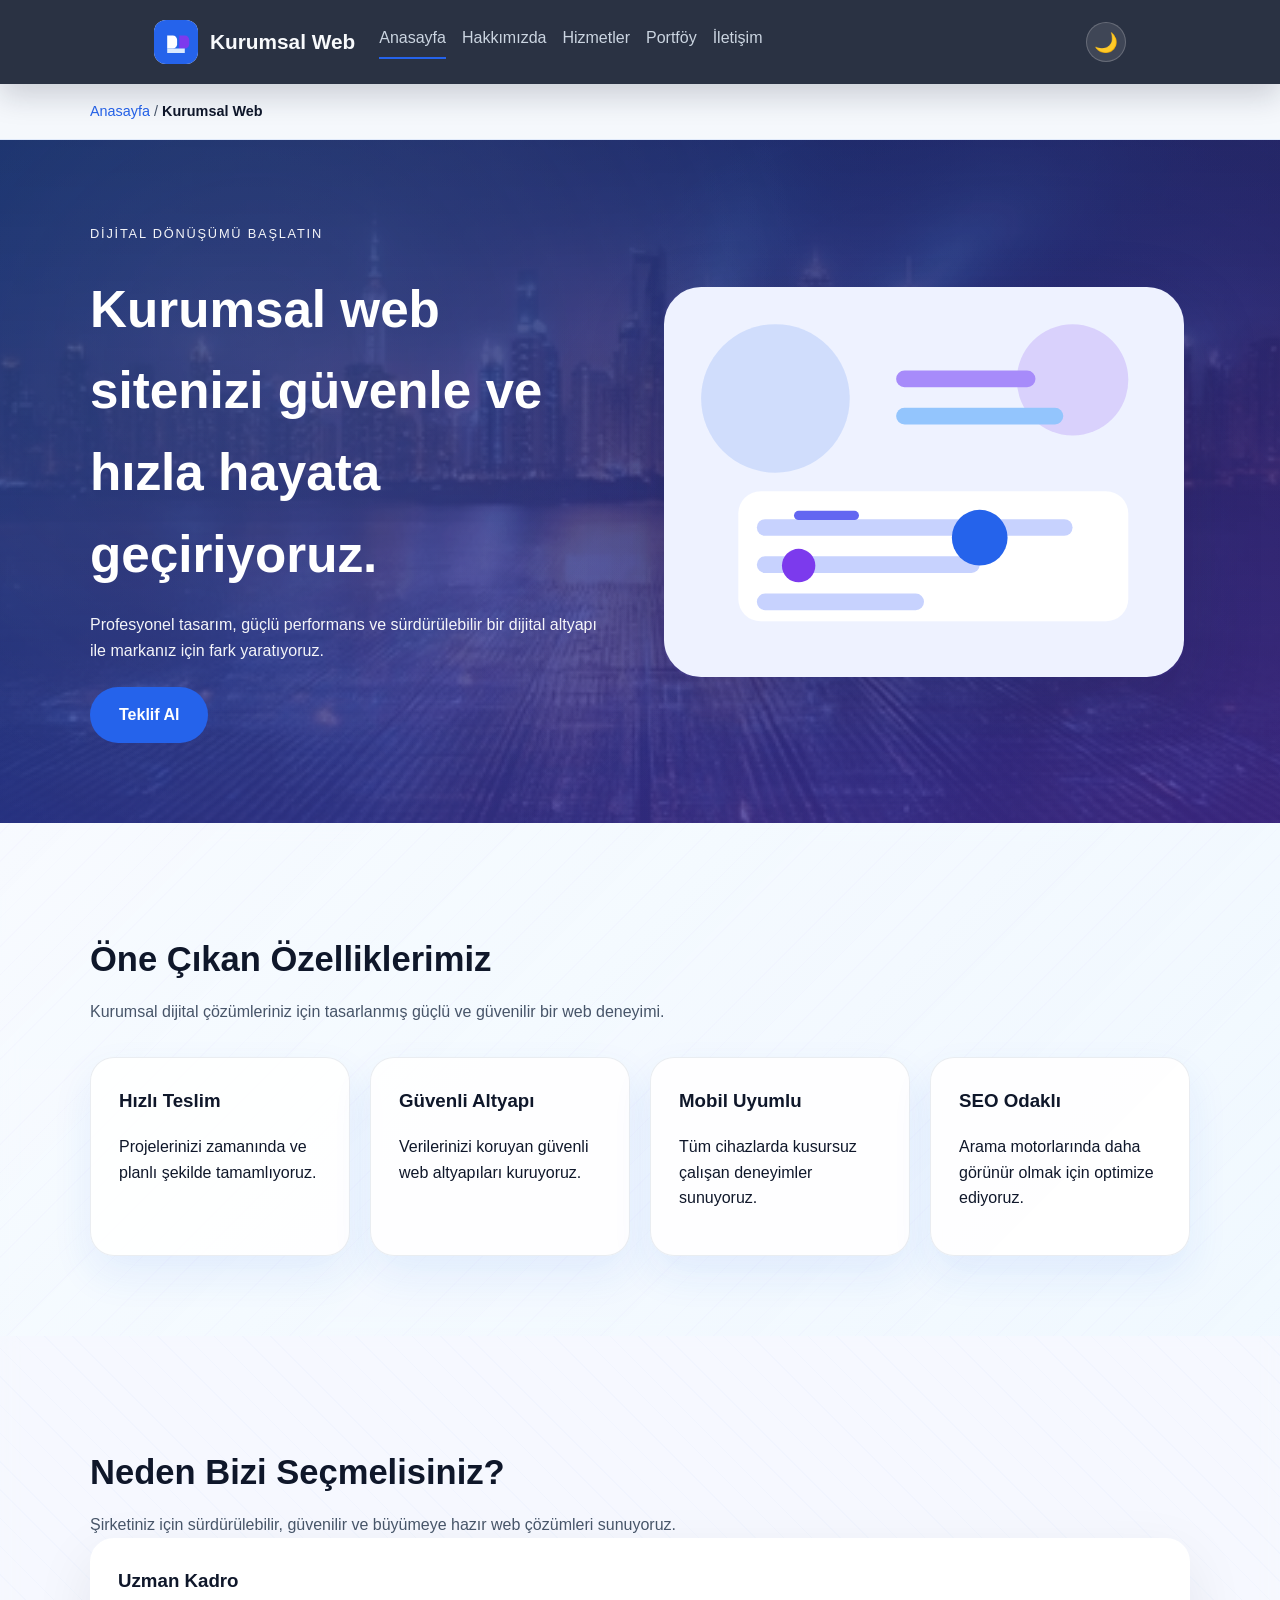
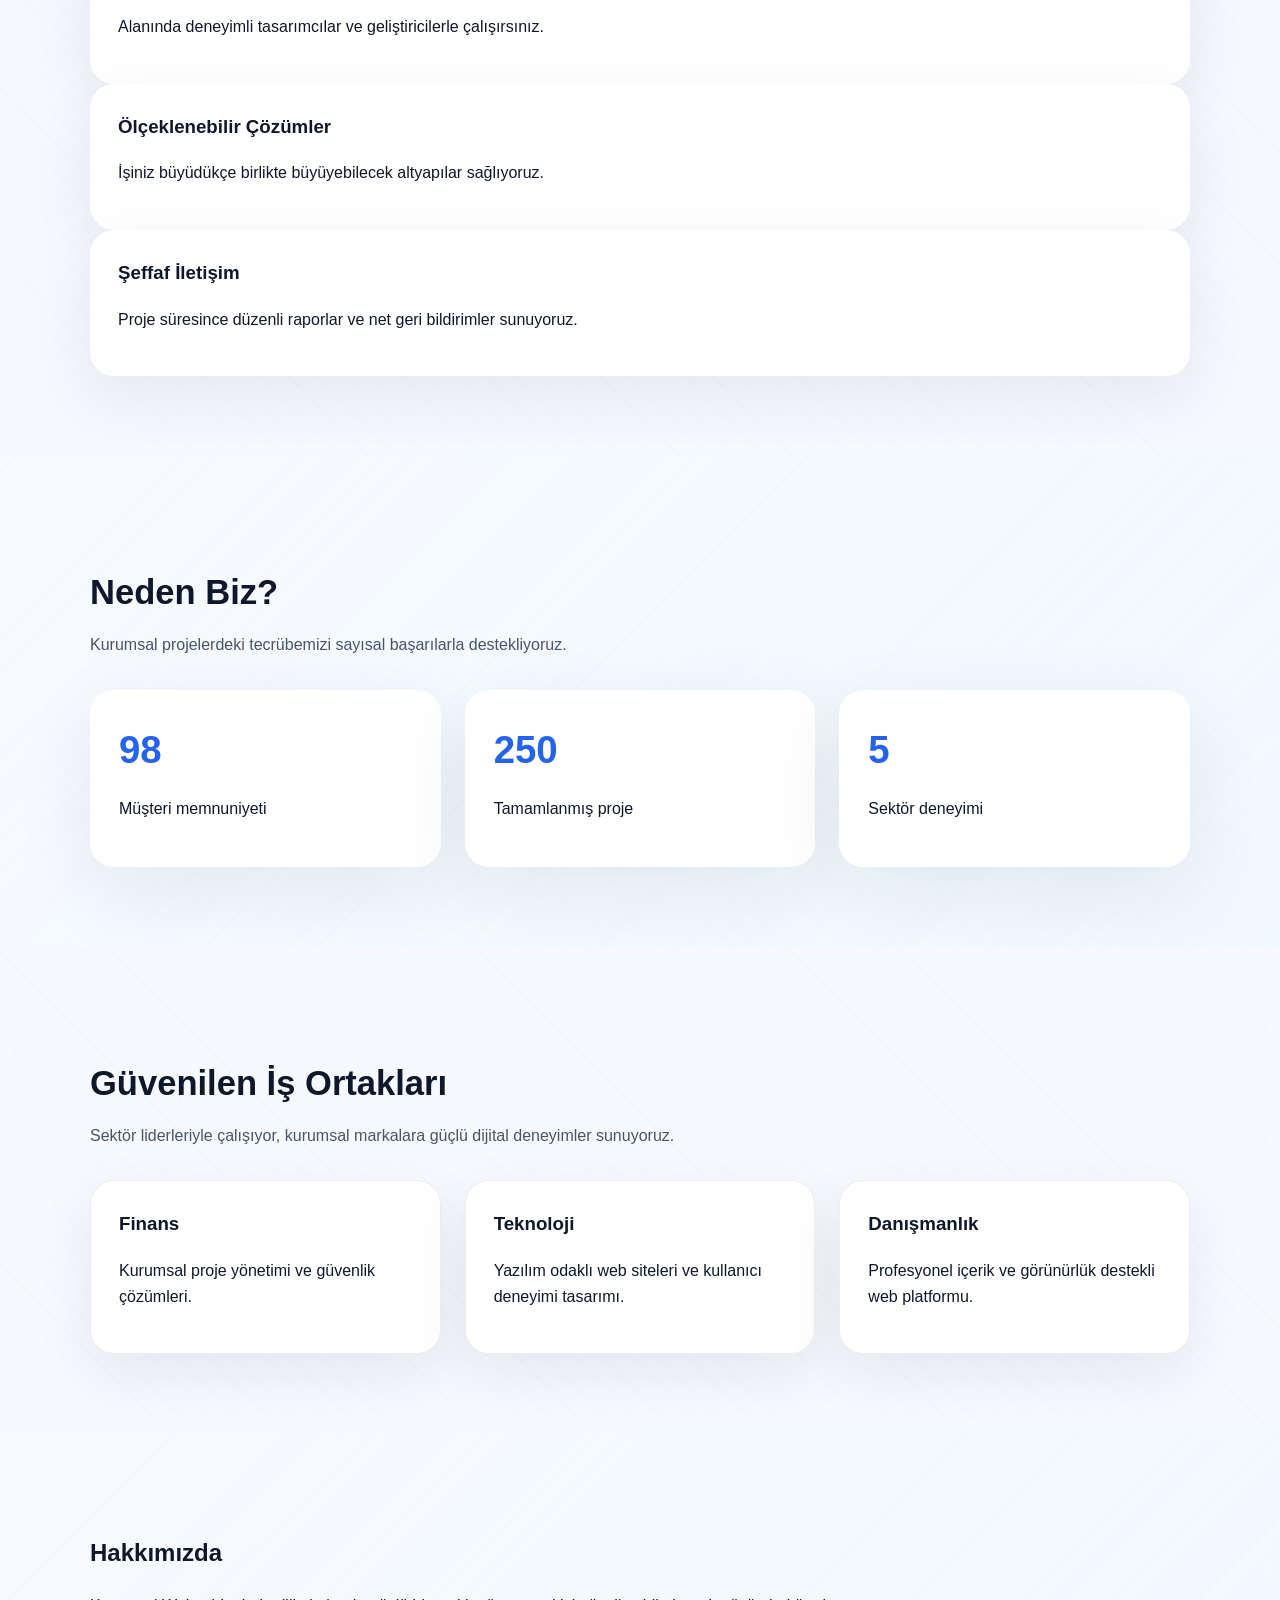
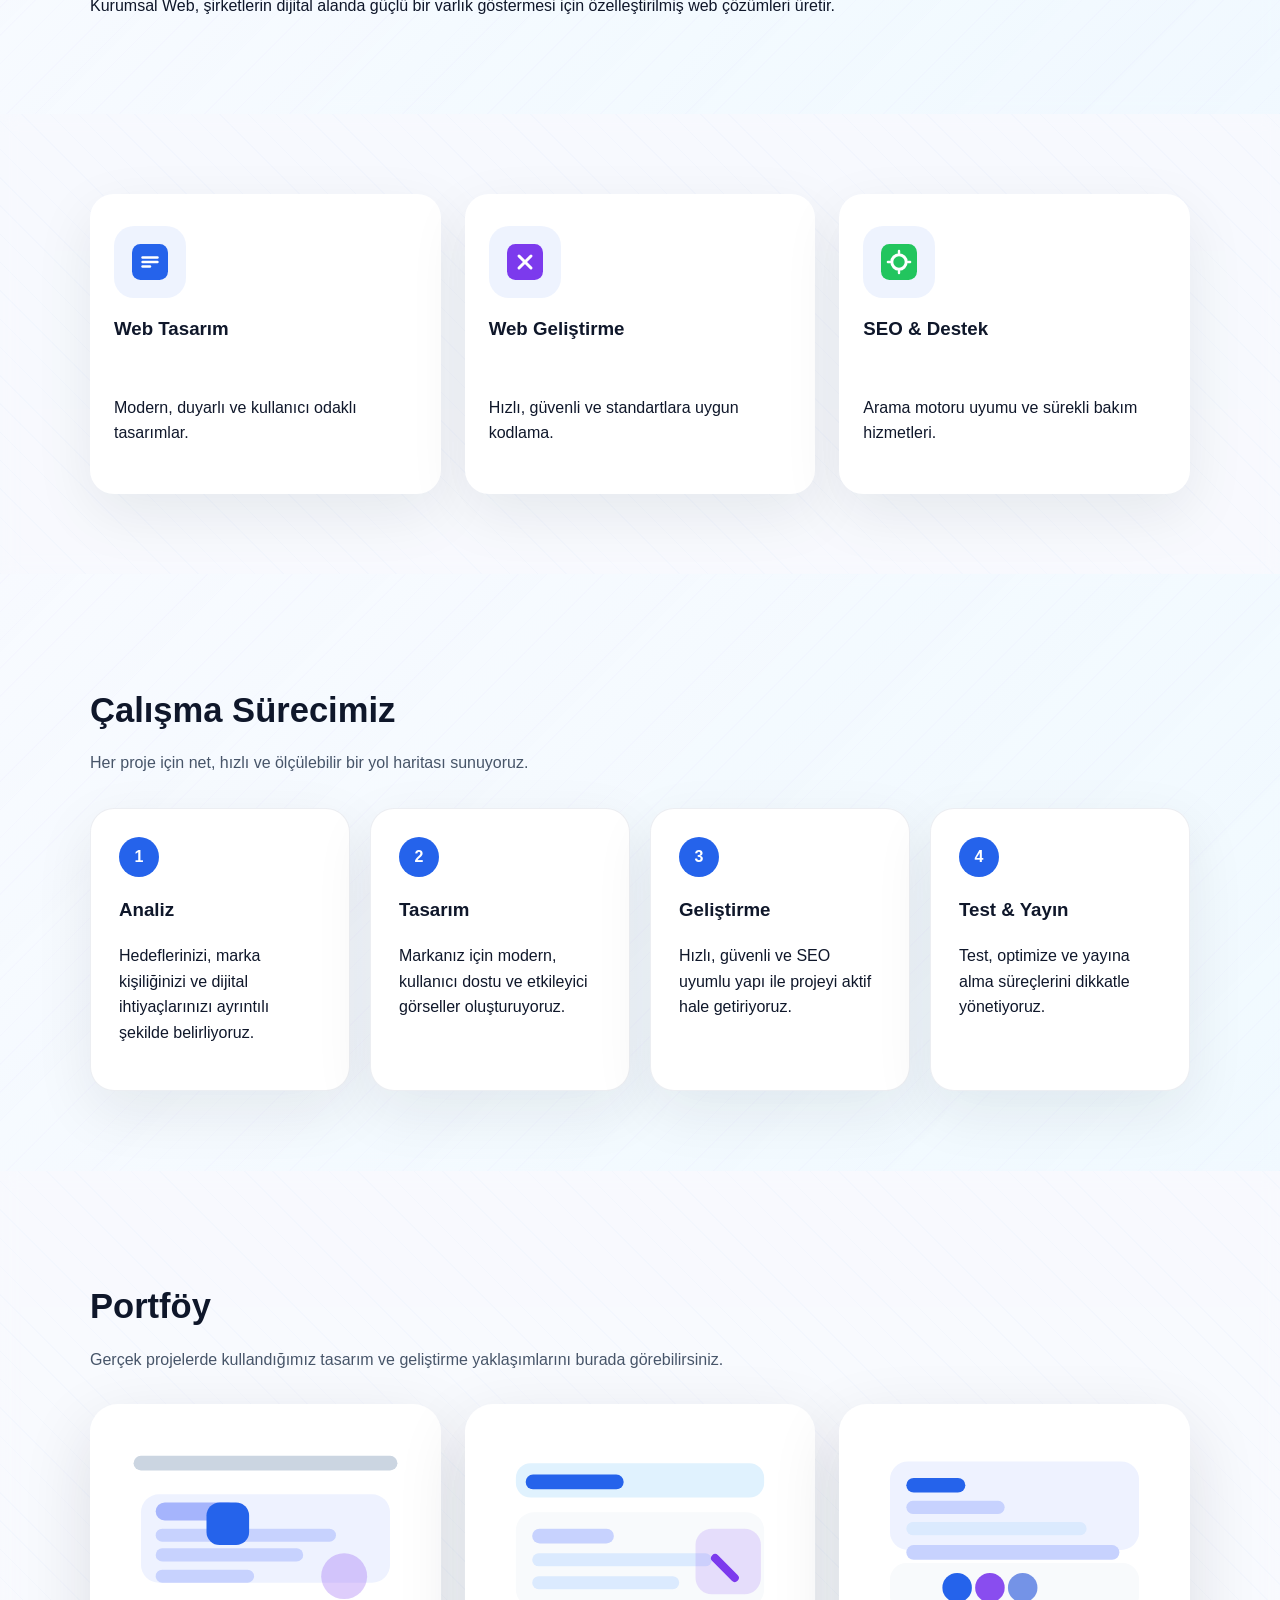
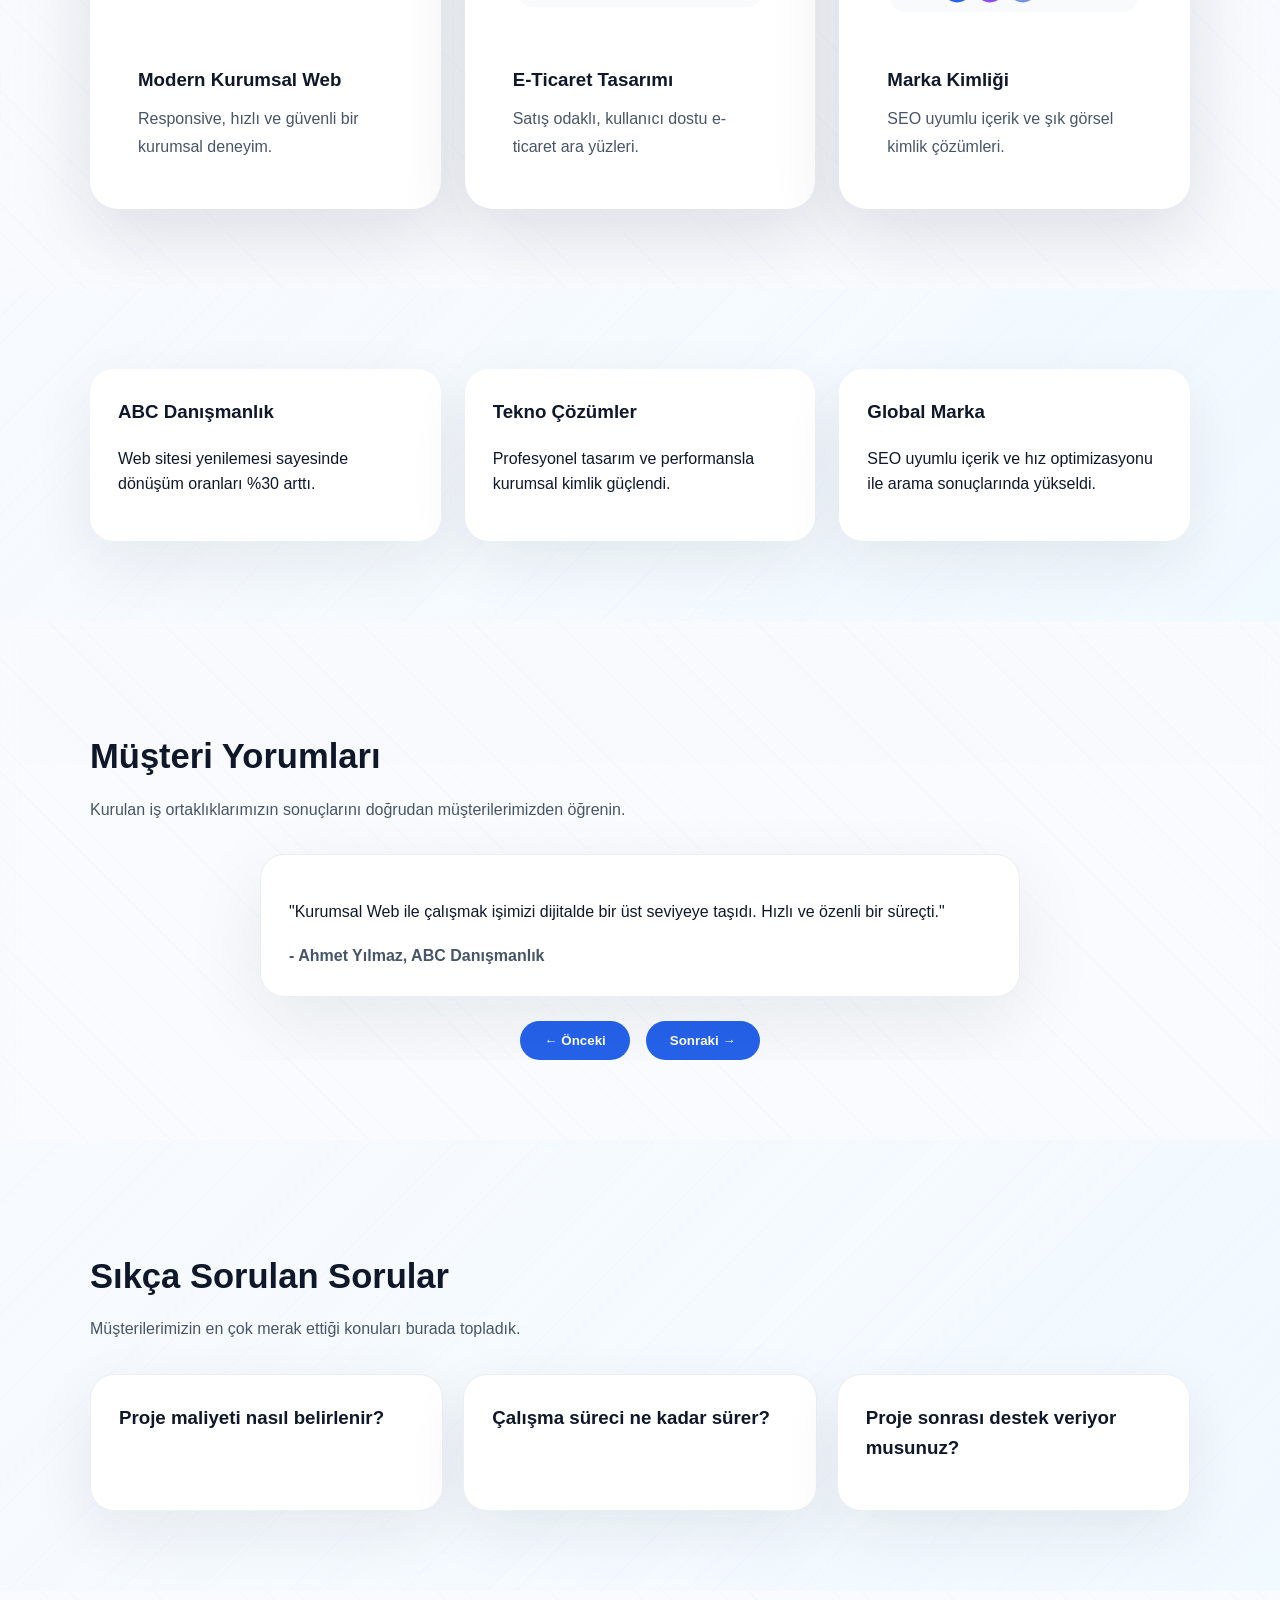
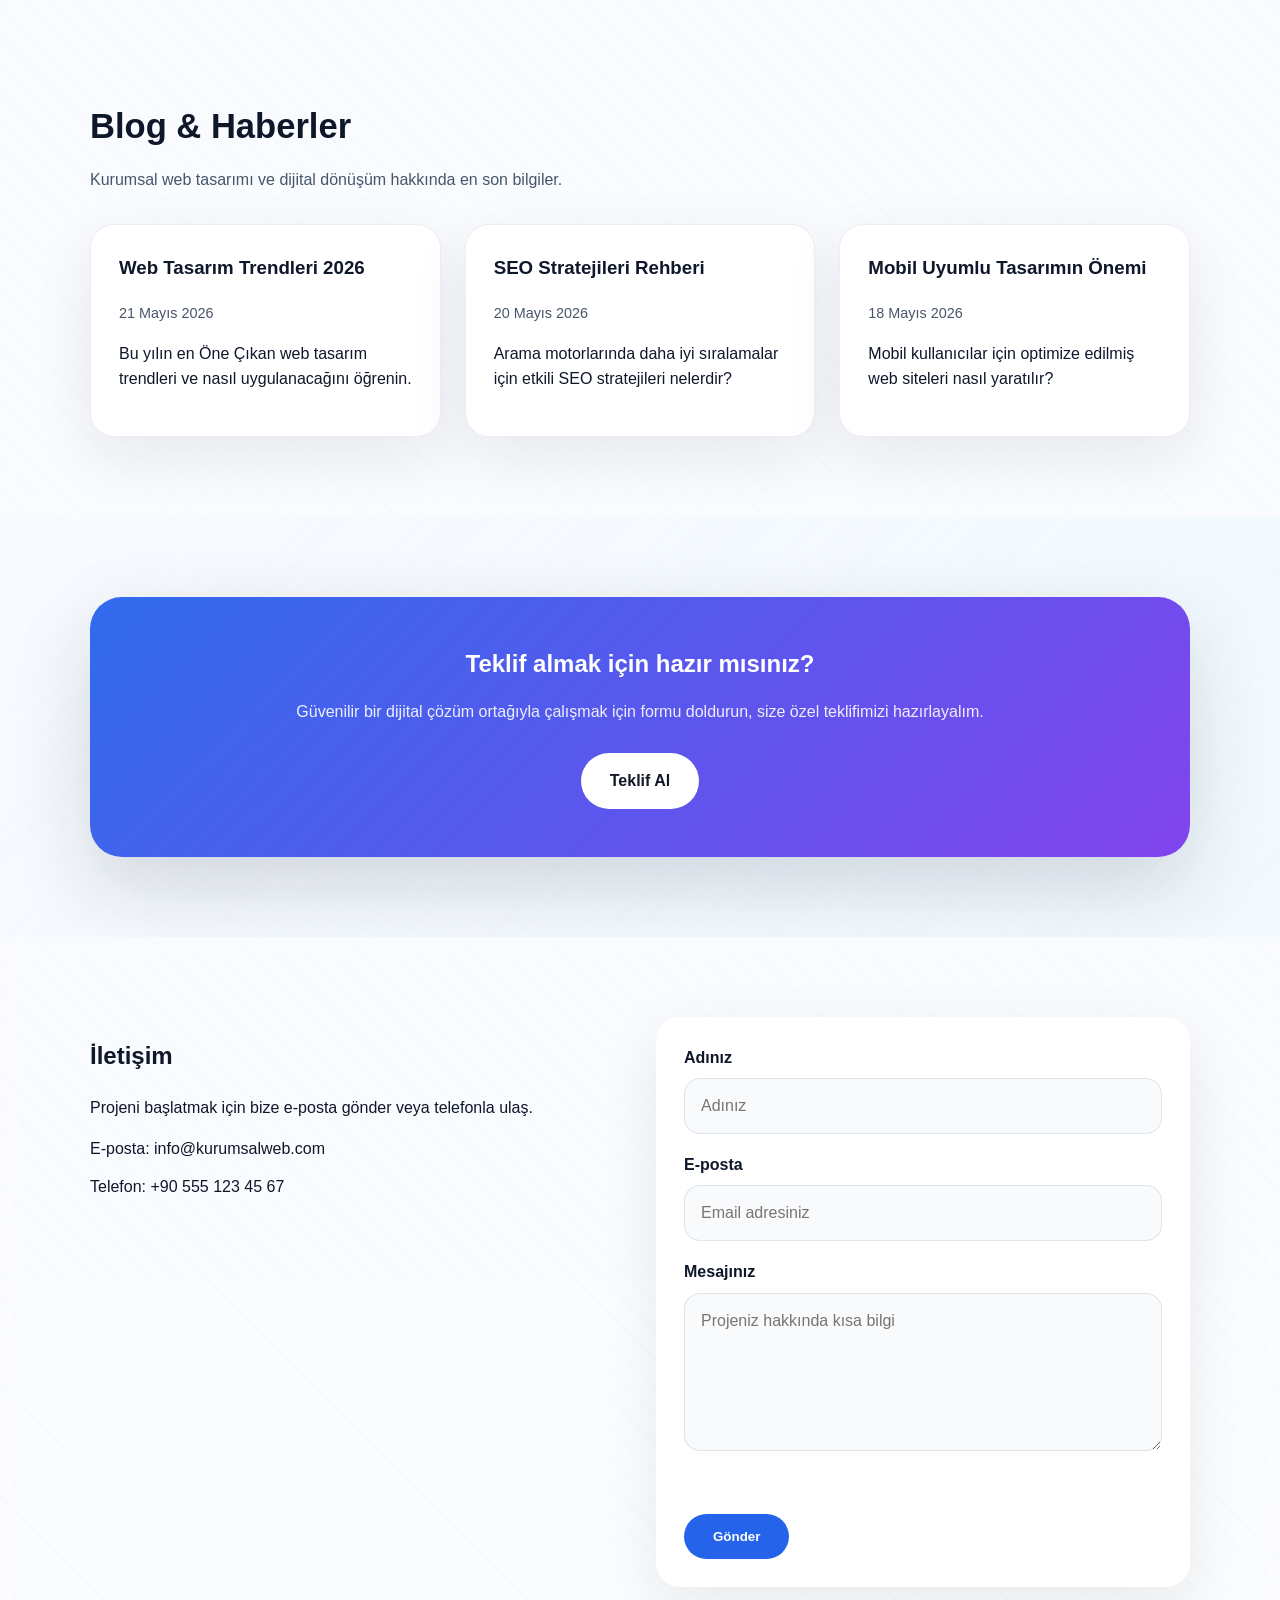
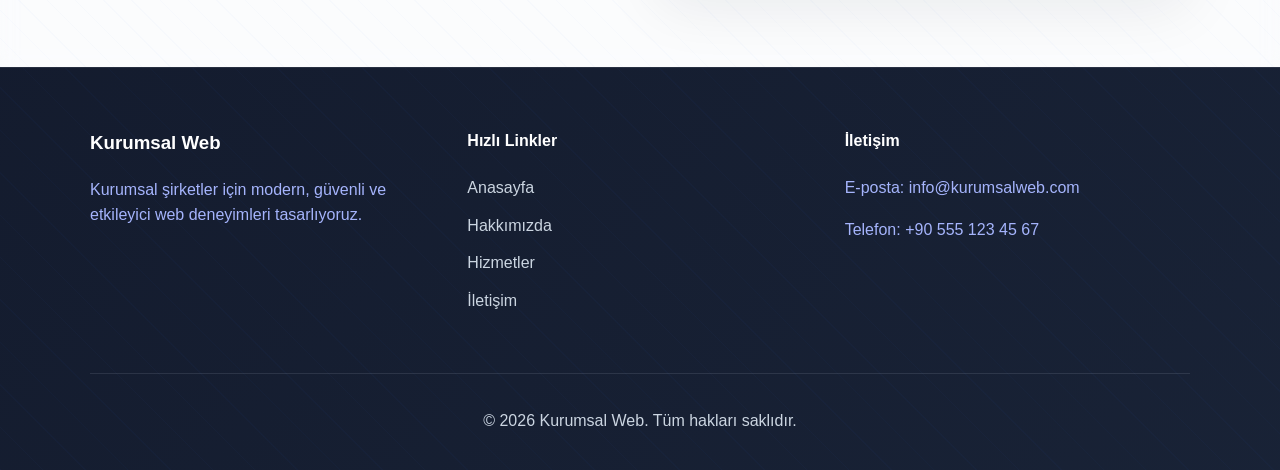
<file: index.html>
<!DOCTYPE html>
<html lang="tr">
<head>
  <meta charset="UTF-8" />
  <meta name="viewport" content="width=device-width, initial-scale=1.0" />
  <title>Kurumsal Web</title>
  <meta name="description" content="Kurumsal Web ile modern, güvenli ve mobil uyumlu web siteleri oluşturun. Kurumsal çözümlerde profesyonel destek sunuyoruz." />
  <meta property="og:title" content="Kurumsal Web - Profesyonel Kurumsal Web Siteleri" />
  <meta property="og:description" content="Modern, güvenli ve kurumsal web çözümleri ile dijital dönüşümünüzü hızlandırın." />
  <meta property="og:image" content="images/hero-photo.svg" />
  <meta property="og:type" content="website" />
  <meta name="twitter:card" content="summary_large_image" />
  <meta name="theme-color" content="#2563eb" />
  <meta name="robots" content="index, follow" />
  <link rel="canonical" href="index.html" />
  <meta property="og:url" content="index.html" />
  <meta property="og:site_name" content="Kurumsal Web" />
  <meta name="twitter:site" content="@KurumsalWeb" />
  <link rel="icon" href="logo.svg" />
  <link rel="stylesheet" href="styles.css" />
</head>
<body>
  <a class="skip-link" href="#main-content">Ana içeriğe atla</a>
  <header class="site-header">
    <div class="container header-inner">
      <div class="brand">
        <img class="logo-image" src="logo.svg" alt="Kurumsal Web logo" />
        <span class="brand-text">Kurumsal Web</span>
      </div>
      <nav id="site-navigation">
        <a class="active-link" href="index.html" aria-current="page">Anasayfa</a>
        <a href="about.html">Hakkımızda</a>
        <a href="services.html">Hizmetler</a>
        <a href="portfolio.html">Portföy</a>
        <a href="contact.html">İletişim</a>
      </nav>
      <button id="dark-mode-toggle" class="dark-mode-toggle" aria-label="Koyu/Aydın Modu">🌙</button>
    </div>
    <button class="hamburger-menu" aria-label="Menüü aç/kapat" aria-expanded="false" aria-controls="site-navigation">
      <span></span>
      <span></span>
      <span></span>
    </button>
  </header>

  <main id="main-content">
    <nav class="breadcrumb">
      <div class="container">
        <a href="index.html">Anasayfa</a> / <span>Kurumsal Web</span>
      </div>
    </nav>
    <section id="home" class="hero hero-home">
      <div class="container hero-grid">
        <div class="hero-copy">
          <p class="eyebrow">Dijital Dönüşümü Başlatın</p>
          <h1>Kurumsal web sitenizi güvenle ve hızla hayata geçiriyoruz.</h1>
          <p>Profesyonel tasarım, güçlü performans ve sürdürülebilir bir dijital altyapı ile markanız için fark yaratıyoruz.</p>
          <a class="button" href="contact.html">Teklif Al</a>
        </div>
        <div class="hero-visual">
          <img loading="lazy" src="images/hero-illustration.svg" alt="Kurumsal web tasarım illüstrasyonu" />
        </div>
      </div>
    </section>

    <section id="ozellikler" class="content-section features-section">
      <div class="container">
        <div class="section-header">
          <h2>Öne Çıkan Özelliklerimiz</h2>
          <p>Kurumsal dijital çözümleriniz için tasarlanmış güçlü ve güvenilir bir web deneyimi.</p>
        </div>
        <div class="features-grid">
          <article class="feature-card">
            <h3>Hızlı Teslim</h3>
            <p>Projelerinizi zamanında ve planlı şekilde tamamlıyoruz.</p>
          </article>
          <article class="feature-card">
            <h3>Güvenli Altyapı</h3>
            <p>Verilerinizi koruyan güvenli web altyapıları kuruyoruz.</p>
          </article>
          <article class="feature-card">
            <h3>Mobil Uyumlu</h3>
            <p>Tüm cihazlarda kusursuz çalışan deneyimler sunuyoruz.</p>
          </article>
          <article class="feature-card">
            <h3>SEO Odaklı</h3>
            <p>Arama motorlarında daha görünür olmak için optimize ediyoruz.</p>
          </article>
        </div>
      </div>
    </section>

    <section id="neden-biz" class="content-section why-choose-section">
      <div class="container">
        <div class="section-header">
          <h2>Neden Bizi Seçmelisiniz?</h2>
          <p>Şirketiniz için sürdürülebilir, güvenilir ve büyümeye hazır web çözümleri sunuyoruz.</p>
        </div>
        <div class="why-choose-grid">
          <article class="why-card">
            <h3>Uzman Kadro</h3>
            <p>Alanında deneyimli tasarımcılar ve geliştiricilerle çalışırsınız.</p>
          </article>
          <article class="why-card">
            <h3>Ölçeklenebilir Çözümler</h3>
            <p>İşiniz büyüdükçe birlikte büyüyebilecek altyapılar sağlıyoruz.</p>
          </article>
          <article class="why-card">
            <h3>Şeffaf İletişim</h3>
            <p>Proje süresince düzenli raporlar ve net geri bildirimler sunuyoruz.</p>
          </article>
        </div>
      </div>
    </section>

    <section class="content-section metrics-section">
      <div class="container">
        <div class="section-header">
          <h2>Neden Biz?</h2>
          <p>Kurumsal projelerdeki tecrübemizi sayısal başarılarla destekliyoruz.</p>
        </div>
        <div class="metrics-grid">
          <article class="metric-card">
            <strong>%98</strong>
            <p>Müşteri memnuniyeti</p>
          </article>
          <article class="metric-card">
            <strong>250+</strong>
            <p>Tamamlanmış proje</p>
          </article>
          <article class="metric-card">
            <strong>5 yıl</strong>
            <p>Sektör deneyimi</p>
          </article>
        </div>
      </div>
    </section>

    <section class="content-section clients-section">
      <div class="container">
        <div class="section-header">
          <h2>Güvenilen İş Ortakları</h2>
          <p>Sektör liderleriyle çalışıyor, kurumsal markalara güçlü dijital deneyimler sunuyoruz.</p>
        </div>
        <div class="client-grid">
          <article class="client-card">
            <h3>Finans</h3>
            <p>Kurumsal proje yönetimi ve güvenlik çözümleri.</p>
          </article>
          <article class="client-card">
            <h3>Teknoloji</h3>
            <p>Yazılım odaklı web siteleri ve kullanıcı deneyimi tasarımı.</p>
          </article>
          <article class="client-card">
            <h3>Danışmanlık</h3>
            <p>Profesyonel içerik ve görünürlük destekli web platformu.</p>
          </article>
        </div>
      </div>
    </section>

    <section id="hakkimizda" class="content-section">
      <div class="container">
        <h2>Hakkımızda</h2>
        <p>Kurumsal Web, şirketlerin dijital alanda güçlü bir varlık göstermesi için özelleştirilmiş web çözümleri üretir.</p>
      </div>
    </section>

    <section id="hizmetler" class="content-section">
      <div class="container services-grid">
        <article class="service-card">
          <img loading="lazy" class="service-icon" src="images/icon-design.svg" alt="Web tasarım ikonu" />
          <h3>Web Tasarım</h3>
          <p>Modern, duyarlı ve kullanıcı odaklı tasarımlar.</p>
        </article>
        <article class="service-card">
          <img loading="lazy" class="service-icon" src="images/icon-development.svg" alt="Web geliştirme ikonu" />
          <h3>Web Geliştirme</h3>
          <p>Hızlı, güvenli ve standartlara uygun kodlama.</p>
        </article>
        <article class="service-card">
          <img loading="lazy" class="service-icon" src="images/icon-seo.svg" alt="SEO ikonu" />
          <h3>SEO & Destek</h3>
          <p>Arama motoru uyumu ve sürekli bakım hizmetleri.</p>
        </article>
      </div>
    </section>

    <section id="surec" class="content-section process-section">
      <div class="container">
        <div class="section-header">
          <h2>Çalışma Sürecimiz</h2>
          <p>Her proje için net, hızlı ve ölçülebilir bir yol haritası sunuyoruz.</p>
        </div>
        <div class="process-grid">
          <article class="process-step">
            <span>1</span>
            <h3>Analiz</h3>
            <p>Hedeflerinizi, marka kişiliğinizi ve dijital ihtiyaçlarınızı ayrıntılı şekilde belirliyoruz.</p>
          </article>
          <article class="process-step">
            <span>2</span>
            <h3>Tasarım</h3>
            <p>Markanız için modern, kullanıcı dostu ve etkileyici görseller oluşturuyoruz.</p>
          </article>
          <article class="process-step">
            <span>3</span>
            <h3>Geliştirme</h3>
            <p>Hızlı, güvenli ve SEO uyumlu yapı ile projeyi aktif hale getiriyoruz.</p>
          </article>
          <article class="process-step">
            <span>4</span>
            <h3>Test & Yayın</h3>
            <p>Test, optimize ve yayına alma süreçlerini dikkatle yönetiyoruz.</p>
          </article>
        </div>
      </div>
    </section>

    <section id="portfolyo" class="content-section portfolio-section">
      <div class="container">
        <div class="section-header">
          <h2>Portföy</h2>
          <p>Gerçek projelerde kullandığımız tasarım ve geliştirme yaklaşımlarını burada görebilirsiniz.</p>
        </div>
        <div class="portfolio-grid">
          <article class="portfolio-card">
            <img loading="lazy" src="images/portfolio-1.svg" alt="Portföy proje 1" />
            <h3>Modern Kurumsal Web</h3>
            <p>Responsive, hızlı ve güvenli bir kurumsal deneyim.</p>
          </article>
          <article class="portfolio-card">
            <img loading="lazy" src="images/portfolio-2.svg" alt="Portföy proje 2" />
            <h3>E-Ticaret Tasarımı</h3>
            <p>Satış odaklı, kullanıcı dostu e-ticaret ara yüzleri.</p>
          </article>
          <article class="portfolio-card">
            <img loading="lazy" src="images/portfolio-3.svg" alt="Portföy proje 3" />
            <h3>Marka Kimliği</h3>
            <p>SEO uyumlu içerik ve şık görsel kimlik çözümleri.</p>
          </article>
        </div>
      </div>
    </section>

    <section id="referanslar" class="content-section">
      <div class="container services-grid">
        <article>
          <h3>ABC Danışmanlık</h3>
          <p>Web sitesi yenilemesi sayesinde dönüşüm oranları %30 arttı.</p>
        </article>
        <article>
          <h3>Tekno Çözümler</h3>
          <p>Profesyonel tasarım ve performansla kurumsal kimlik güçlendi.</p>
        </article>
        <article>
          <h3>Global Marka</h3>
          <p>SEO uyumlu içerik ve hız optimizasyonu ile arama sonuçlarında yükseldi.</p>
        </article>
      </div>
    </section>

    <section id="yorumlar" class="content-section testimonial-section">
      <div class="container">
        <div class="section-header">
          <h2>Müşteri Yorumları</h2>
          <p>Kurulan iş ortaklıklarımızın sonuçlarını doğrudan müşterilerimizden öğrenin.</p>
        </div>
        <div class="slider-wrapper">
          <div class="testimonial-grid">
            <article class="testimonial-card">
              <p>"Kurumsal Web ile çalışmak işimizi dijitalde bir üst seviyeye taşıdı. Hızlı ve özenli bir süreçti."</p>
              <span class="testimonial-author">- Ahmet Yılmaz, ABC Danışmanlık</span>
            </article>
            <article class="testimonial-card">
              <p>"Responsive tasarım ve SEO desteği sayesinde markamız daha görünür hale geldi."</p>
              <span class="testimonial-author">- Elif Kaya, Tekno Çözümler</span>
            </article>
            <article class="testimonial-card">
              <p>"Proje başında anlaşılan gereksinimler sonuna kadar yerine getirildi. Profesyonel ekip, güzel sonuçlar."</p>
              <span class="testimonial-author">- Can Demirci, Yazılım Ltd.</span>
            </article>
            <article class="testimonial-card">
              <p>"E-ticaret sitemin dönüşüm oranı çok arttı. Kullanıcı dostu arayüz ve hızlı yükleme süresi harika."</p>
              <span class="testimonial-author">- Zeynep Aydın, Online Shop Türkiye</span>
            </article>
          </div>
          <div class="slider-controls">
            <button class="slider-button slider-prev">← Önceki</button>
            <button class="slider-button slider-next">Sonraki →</button>
          </div>
        </div>
      </div>
    </section>

    <section id="sss" class="content-section faq-section">
      <div class="container">
        <div class="section-header">
          <h2>Sıkça Sorulan Sorular</h2>
          <p>Müşterilerimizin en çok merak ettiği konuları burada topladık.</p>
        </div>
        <div class="faq-grid">
          <article class="faq-item">
            <h3>Proje maliyeti nasıl belirlenir?</h3>
            <p>Her proje için kapsam, süre ve ek hizmetlerin gereksinimine göre özel teklif hazırlıyoruz.</p>
          </article>
          <article class="faq-item">
            <h3>Çalışma süreci ne kadar sürer?</h3>
            <p>Proje büyüklüğüne bağlı olarak 3 ila 8 hafta arasında teslimat planı sunuyoruz.</p>
          </article>
          <article class="faq-item">
            <h3>Proje sonrası destek veriyor musunuz?</h3>
            <p>Evet, yayın sonrası bakım, güncelleme ve performans takibi ile destek sunuyoruz.</p>
          </article>
        </div>
      </div>
    </section>

    <section class="content-section blog-section">
      <div class="container">
        <div class="section-header">
          <h2>Blog & Haberler</h2>
          <p>Kurumsal web tasarımı ve dijital dönüşüm hakkında en son bilgiler.</p>
        </div>
        <div class="blog-grid">
          <article class="blog-card">
            <h3>Web Tasarım Trendleri 2026</h3>
            <p class="blog-meta">21 Mayıs 2026</p>
            <p>Bu yılın en Öne Çıkan web tasarım trendleri ve nasıl uygulanacağını öğrenin.</p>
          </article>
          <article class="blog-card">
            <h3>SEO Stratejileri Rehberi</h3>
            <p class="blog-meta">20 Mayıs 2026</p>
            <p>Arama motorlarında daha iyi sıralamalar için etkili SEO stratejileri nelerdir?</p>
          </article>
          <article class="blog-card">
            <h3>Mobil Uyumlu Tasarımın Önemi</h3>
            <p class="blog-meta">18 Mayıs 2026</p>
            <p>Mobil kullanıcılar için optimize edilmiş web siteleri nasıl yaratılır?</p>
          </article>
        </div>
      </div>
    </section>

    <section class="content-section cta-section">
      <div class="container cta-card">
        <h2>Teklif almak için hazır mısınız?</h2>
        <p>Güvenilir bir dijital çözüm ortağıyla çalışmak için formu doldurun, size özel teklifimizi hazırlayalım.</p>
        <a class="button" href="contact.html">Teklif Al</a>
      </div>
    </section>

    <section id="iletisim" class="content-section contact-section">
      <div class="container contact-grid">
        <div>
          <h2>İletişim</h2>
          <p>Projeni başlatmak için bize e-posta gönder veya telefonla ulaş.</p>
          <ul>
            <li>E-posta: info@kurumsalweb.com</li>
            <li>Telefon: +90 555 123 45 67</li>
          </ul>
        </div>
        <form id="contact-form" class="contact-form" data-contact-form action="https://formsubmit.co/ajax/info@kurumsalweb.com" method="POST">
          <input type="hidden" name="_captcha" value="false" />
          <input type="hidden" name="_subject" value="Kurumsal Web Yeni İleti" />
          <input type="hidden" name="_template" value="table" />

          <label for="name">Adınız</label>
          <input type="text" id="name" name="name" placeholder="Adınız" required />

          <label for="email">E-posta</label>
          <input type="email" id="email" name="email" placeholder="Email adresiniz" required />

          <label for="message">Mesajınız</label>
          <textarea id="message" name="message" rows="5" placeholder="Projeniz hakkında kısa bilgi"></textarea>

          <button type="submit" class="button">Gönder</button>
        </form>
      </div>
    </section>
  </main>

  <footer class="site-footer">
    <div class="container footer-grid">
      <div class="footer-column">
        <h3>Kurumsal Web</h3>
        <p>Kurumsal şirketler için modern, güvenli ve etkileyici web deneyimleri tasarlıyoruz.</p>
      </div>
      <div class="footer-column">
        <h4>Hızlı Linkler</h4>
        <ul class="footer-links">
          <li><a href="index.html">Anasayfa</a></li>
          <li><a href="about.html">Hakkımızda</a></li>
          <li><a href="services.html">Hizmetler</a></li>
          <li><a href="contact.html">İletişim</a></li>
        </ul>
      </div>
      <div class="footer-column">
        <h4>İletişim</h4>
        <p>E-posta: info@kurumsalweb.com</p>
        <p>Telefon: +90 555 123 45 67</p>
      </div>
    </div>
    <div class="container footer-note">
      <p>© 2026 Kurumsal Web. Tüm hakları saklıdır.</p>
    </div>
  </footer>

  <button id="back-to-top" class="back-to-top" aria-label="Başa dön">↑</button>
  <script src="script.js"></script>
</body>
</html>
</file>
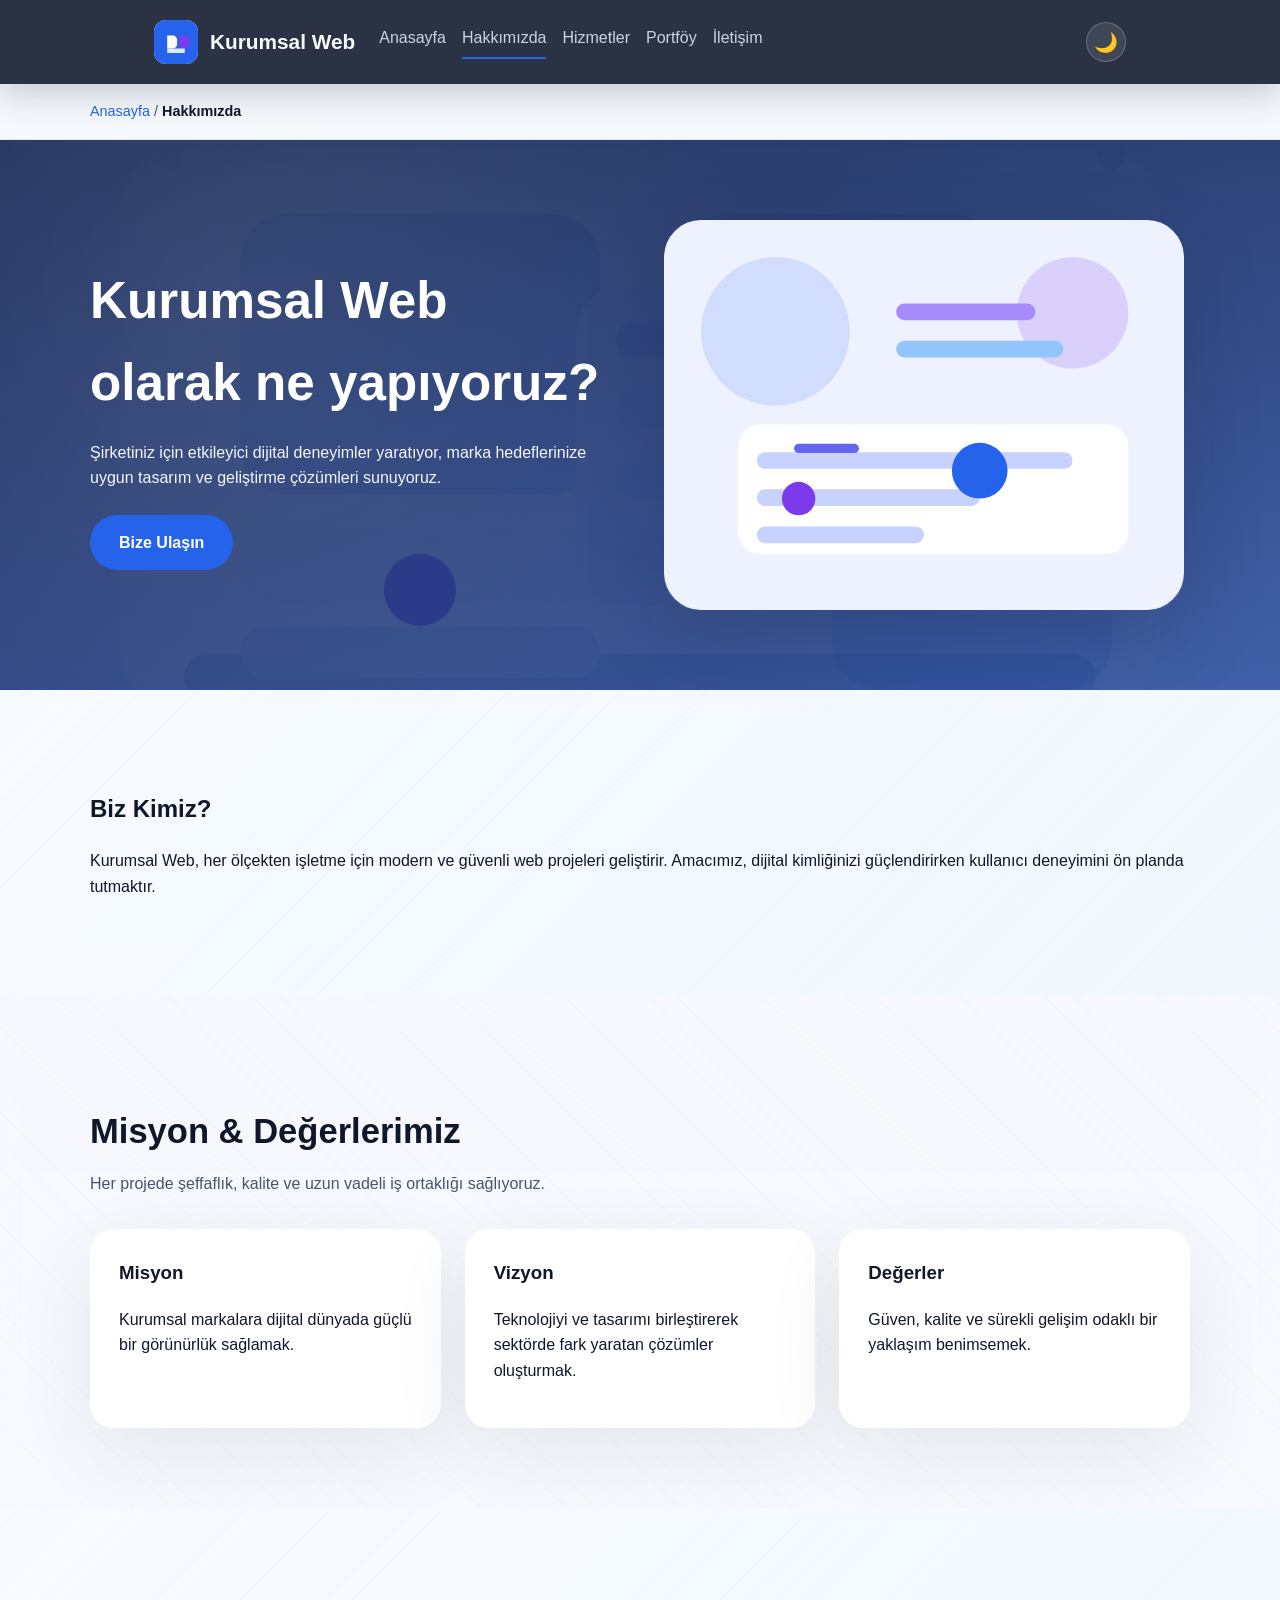
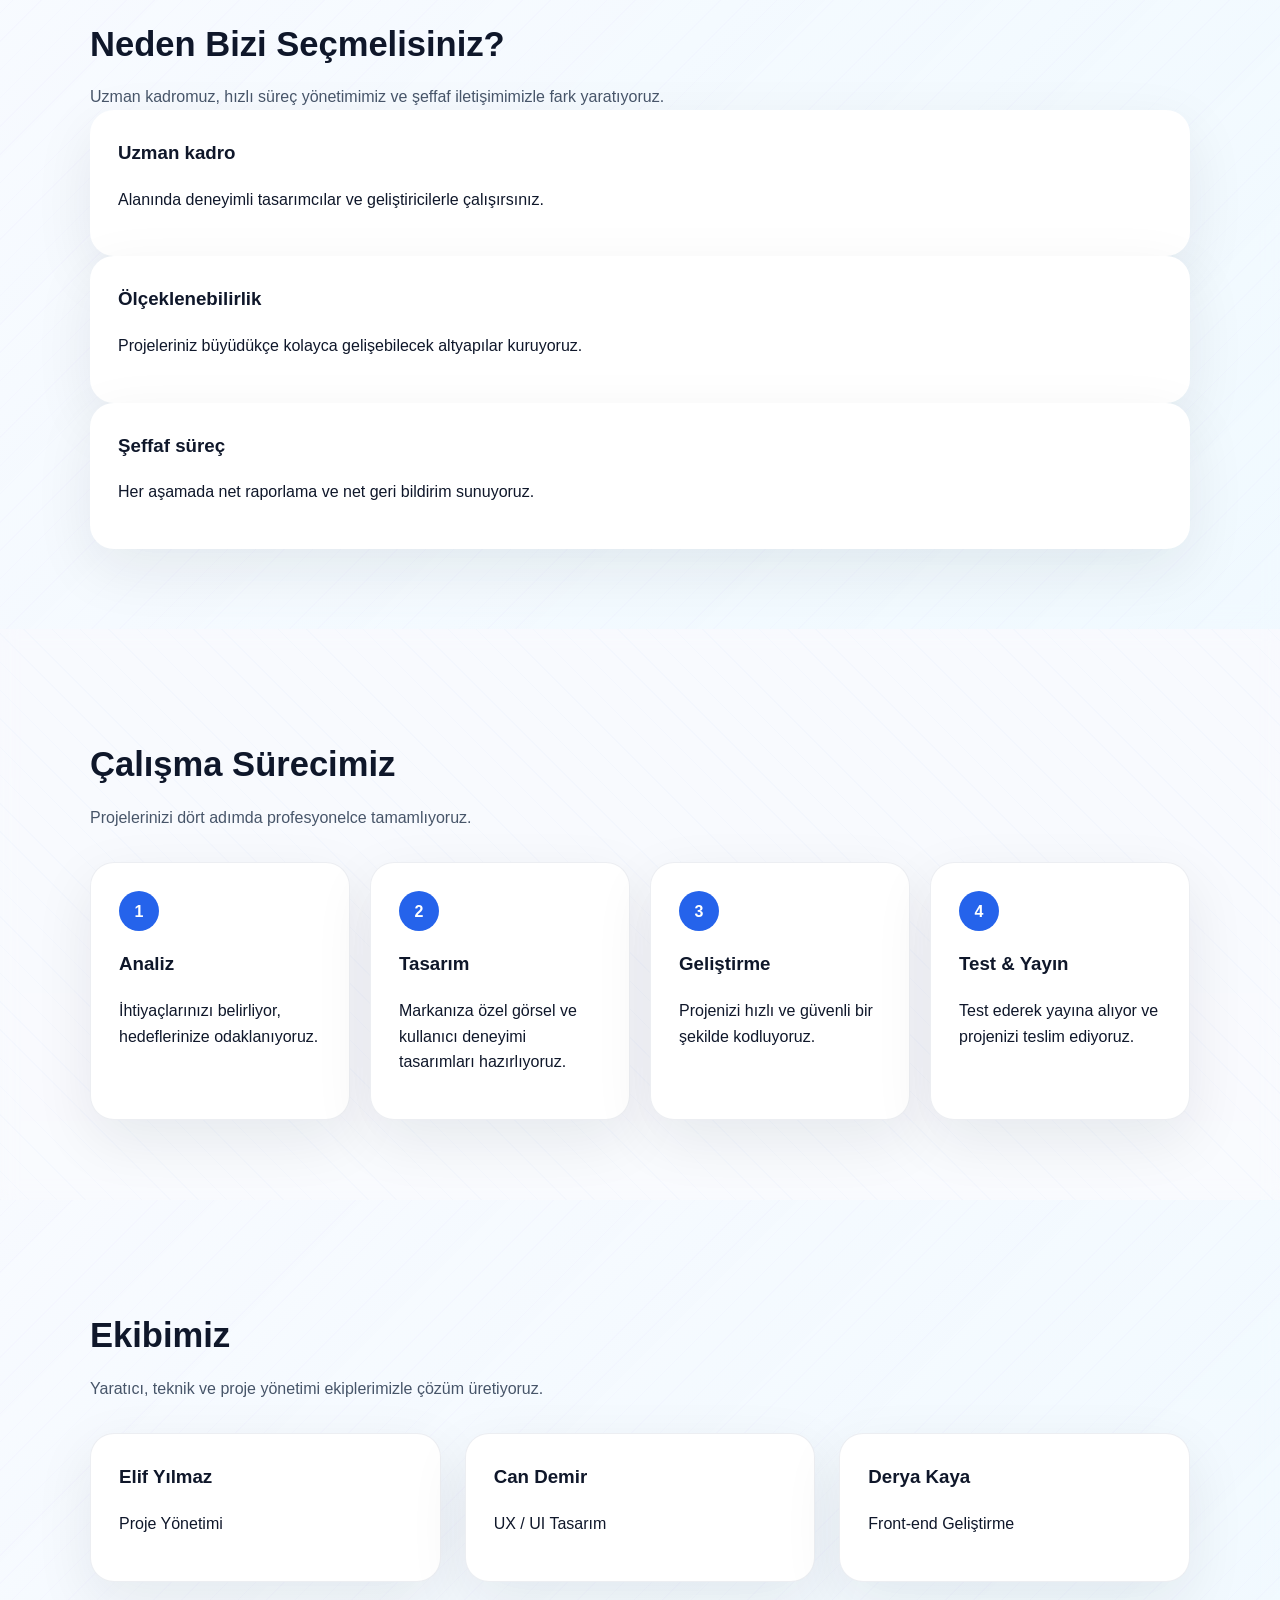
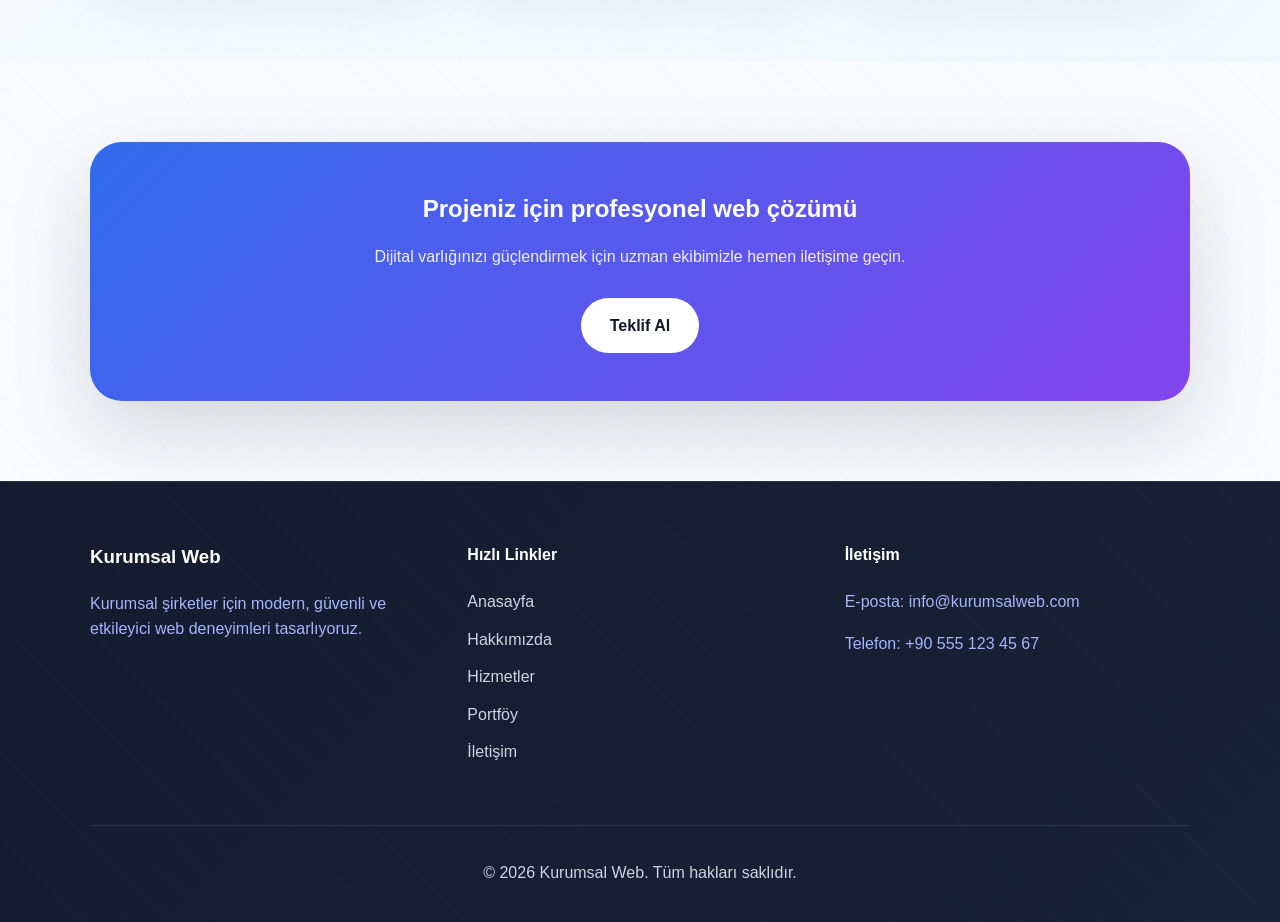
<file: about.html>
<!DOCTYPE html>
<html lang="tr">
<head>
  <meta charset="UTF-8" />
  <meta name="viewport" content="width=device-width, initial-scale=1.0" />
  <title>Hakkımızda - Kurumsal Web</title>
  <meta name="description" content="Kurumsal Web ekibi, süreçleri ve değerleri hakkında bilgi edinin. Profesyonel tasarım ve teknik destek sunuyoruz." />
  <meta property="og:title" content="Hakkımızda - Kurumsal Web" />
  <meta property="og:description" content="Kurumsal Web ekibi ve değerleri hakkında daha fazla bilgi edinin. Profesyonel web çözümleri sunuyoruz." />
  <meta property="og:image" content="images/hero-photo.svg" />
  <meta property="og:type" content="website" />
  <meta name="twitter:card" content="summary_large_image" />
  <meta name="theme-color" content="#2563eb" />
  <meta name="robots" content="index, follow" />
  <link rel="canonical" href="about.html" />
  <meta property="og:url" content="about.html" />
  <meta property="og:site_name" content="Kurumsal Web" />
  <meta name="twitter:site" content="@KurumsalWeb" />
  <link rel="icon" href="logo.svg" />
  <link rel="stylesheet" href="styles.css" />
</head>
<body>
  <a class="skip-link" href="#main-content">Ana içeriğe atla</a>
  <header class="site-header">
    <div class="container header-inner">
      <div class="brand">
        <img class="logo-image" src="logo.svg" alt="Kurumsal Web logo" />
        <span class="brand-text">Kurumsal Web</span>
      </div>
      <nav id="site-navigation">
        <a href="index.html">Anasayfa</a>
        <a class="active-link" href="about.html" aria-current="page">Hakkımızda</a>
        <a href="services.html">Hizmetler</a>
        <a href="portfolio.html">Portföy</a>
        <a href="contact.html">İletişim</a>
      </nav>
      <button id="dark-mode-toggle" class="dark-mode-toggle" aria-label="Koyu/Aydın Modu">🌙</button>
    </div>
    <button class="hamburger-menu" aria-label="Menüü aç/kapat" aria-expanded="false" aria-controls="site-navigation">
      <span></span>
      <span></span>
      <span></span>
    </button>
  </header>

  <main id="main-content">
    <nav class="breadcrumb">
      <div class="container">
        <a href="index.html">Anasayfa</a> / <span>Hakkımızda</span>
      </div>
    </nav>
    <section class="hero hero-about">
      <div class="container hero-grid">
        <div class="hero-copy">
          <h1>Kurumsal Web olarak ne yapıyoruz?</h1>
          <p>Şirketiniz için etkileyici dijital deneyimler yaratıyor, marka hedeflerinize uygun tasarım ve geliştirme çözümleri sunuyoruz.</p>
          <a class="button" href="contact.html">Bize Ulaşın</a>
        </div>
        <div class="hero-visual">
          <img loading="lazy" src="images/hero-illustration.svg" alt="Hakkımızda görseli" />
        </div>
      </div>
    </section>

    <section class="content-section">
      <div class="container">
        <h2>Biz Kimiz?</h2>
        <p>Kurumsal Web, her ölçekten işletme için modern ve güvenli web projeleri geliştirir. Amacımız, dijital kimliğinizi güçlendirirken kullanıcı deneyimini ön planda tutmaktır.</p>
      </div>
    </section>

    <section class="content-section value-section">
      <div class="container">
        <div class="section-header">
          <h2>Misyon & Değerlerimiz</h2>
          <p>Her projede şeffaflık, kalite ve uzun vadeli iş ortaklığı sağlıyoruz.</p>
        </div>
        <div class="value-grid">
          <article class="value-card">
            <h3>Misyon</h3>
            <p>Kurumsal markalara dijital dünyada güçlü bir görünürlük sağlamak.</p>
          </article>
          <article class="value-card">
            <h3>Vizyon</h3>
            <p>Teknolojiyi ve tasarımı birleştirerek sektörde fark yaratan çözümler oluşturmak.</p>
          </article>
          <article class="value-card">
            <h3>Değerler</h3>
            <p>Güven, kalite ve sürekli gelişim odaklı bir yaklaşım benimsemek.</p>
          </article>
        </div>
      </div>
    </section>

    <section class="content-section why-choose-section">
      <div class="container">
        <div class="section-header">
          <h2>Neden Bizi Seçmelisiniz?</h2>
          <p>Uzman kadromuz, hızlı süreç yönetimimiz ve şeffaf iletişimimizle fark yaratıyoruz.</p>
        </div>
        <div class="why-choose-grid">
          <article class="why-card">
            <h3>Uzman kadro</h3>
            <p>Alanında deneyimli tasarımcılar ve geliştiricilerle çalışırsınız.</p>
          </article>
          <article class="why-card">
            <h3>Ölçeklenebilirlik</h3>
            <p>Projeleriniz büyüdükçe kolayca gelişebilecek altyapılar kuruyoruz.</p>
          </article>
          <article class="why-card">
            <h3>Şeffaf süreç</h3>
            <p>Her aşamada net raporlama ve net geri bildirim sunuyoruz.</p>
          </article>
        </div>
      </div>
    </section>

    <section class="content-section process-section">
      <div class="container">
        <div class="section-header">
          <h2>Çalışma Sürecimiz</h2>
          <p>Projelerinizi dört adımda profesyonelce tamamlıyoruz.</p>
        </div>
        <div class="process-grid">
          <article class="process-step">
            <span>1</span>
            <h3>Analiz</h3>
            <p>İhtiyaçlarınızı belirliyor, hedeflerinize odaklanıyoruz.</p>
          </article>
          <article class="process-step">
            <span>2</span>
            <h3>Tasarım</h3>
            <p>Markanıza özel görsel ve kullanıcı deneyimi tasarımları hazırlıyoruz.</p>
          </article>
          <article class="process-step">
            <span>3</span>
            <h3>Geliştirme</h3>
            <p>Projenizi hızlı ve güvenli bir şekilde kodluyoruz.</p>
          </article>
          <article class="process-step">
            <span>4</span>
            <h3>Test & Yayın</h3>
            <p>Test ederek yayına alıyor ve projenizi teslim ediyoruz.</p>
          </article>
        </div>
      </div>
    </section>
    <section class="content-section team-section">
      <div class="container">
        <div class="section-header">
          <h2>Ekibimiz</h2>
          <p>Yaratıcı, teknik ve proje yönetimi ekiplerimizle çözüm üretiyoruz.</p>
        </div>
        <div class="team-grid">
          <article class="team-card">
            <h3>Elif Yılmaz</h3>
            <p>Proje Yönetimi</p>
          </article>
          <article class="team-card">
            <h3>Can Demir</h3>
            <p>UX / UI Tasarım</p>
          </article>
          <article class="team-card">
            <h3>Derya Kaya</h3>
            <p>Front-end Geliştirme</p>
          </article>
        </div>
      </div>
    </section>

    <section class="content-section cta-section">
      <div class="container cta-card">
        <h2>Projeniz için profesyonel web çözümü</h2>
        <p>Dijital varlığınızı güçlendirmek için uzman ekibimizle hemen iletişime geçin.</p>
        <a class="button" href="contact.html">Teklif Al</a>
      </div>
    </section>
  </main>

  <footer class="site-footer">
    <div class="container footer-grid">
      <div class="footer-column">
        <h3>Kurumsal Web</h3>
        <p>Kurumsal şirketler için modern, güvenli ve etkileyici web deneyimleri tasarlıyoruz.</p>
      </div>
      <div class="footer-column">
        <h4>Hızlı Linkler</h4>
        <ul class="footer-links">
          <li><a href="index.html">Anasayfa</a></li>
          <li><a href="about.html">Hakkımızda</a></li>
          <li><a href="services.html">Hizmetler</a></li>
          <li><a href="portfolio.html">Portföy</a></li>
          <li><a href="contact.html">İletişim</a></li>
        </ul>
      </div>
      <div class="footer-column">
        <h4>İletişim</h4>
        <p>E-posta: info@kurumsalweb.com</p>
        <p>Telefon: +90 555 123 45 67</p>
      </div>
    </div>
    <div class="container footer-note">
      <p>© 2026 Kurumsal Web. Tüm hakları saklıdır.</p>
    </div>
  </footer>
  <button id="back-to-top" class="back-to-top" aria-label="Başa dön">↑</button>
  <script src="script.js"></script>
</body>
</html>
</file>
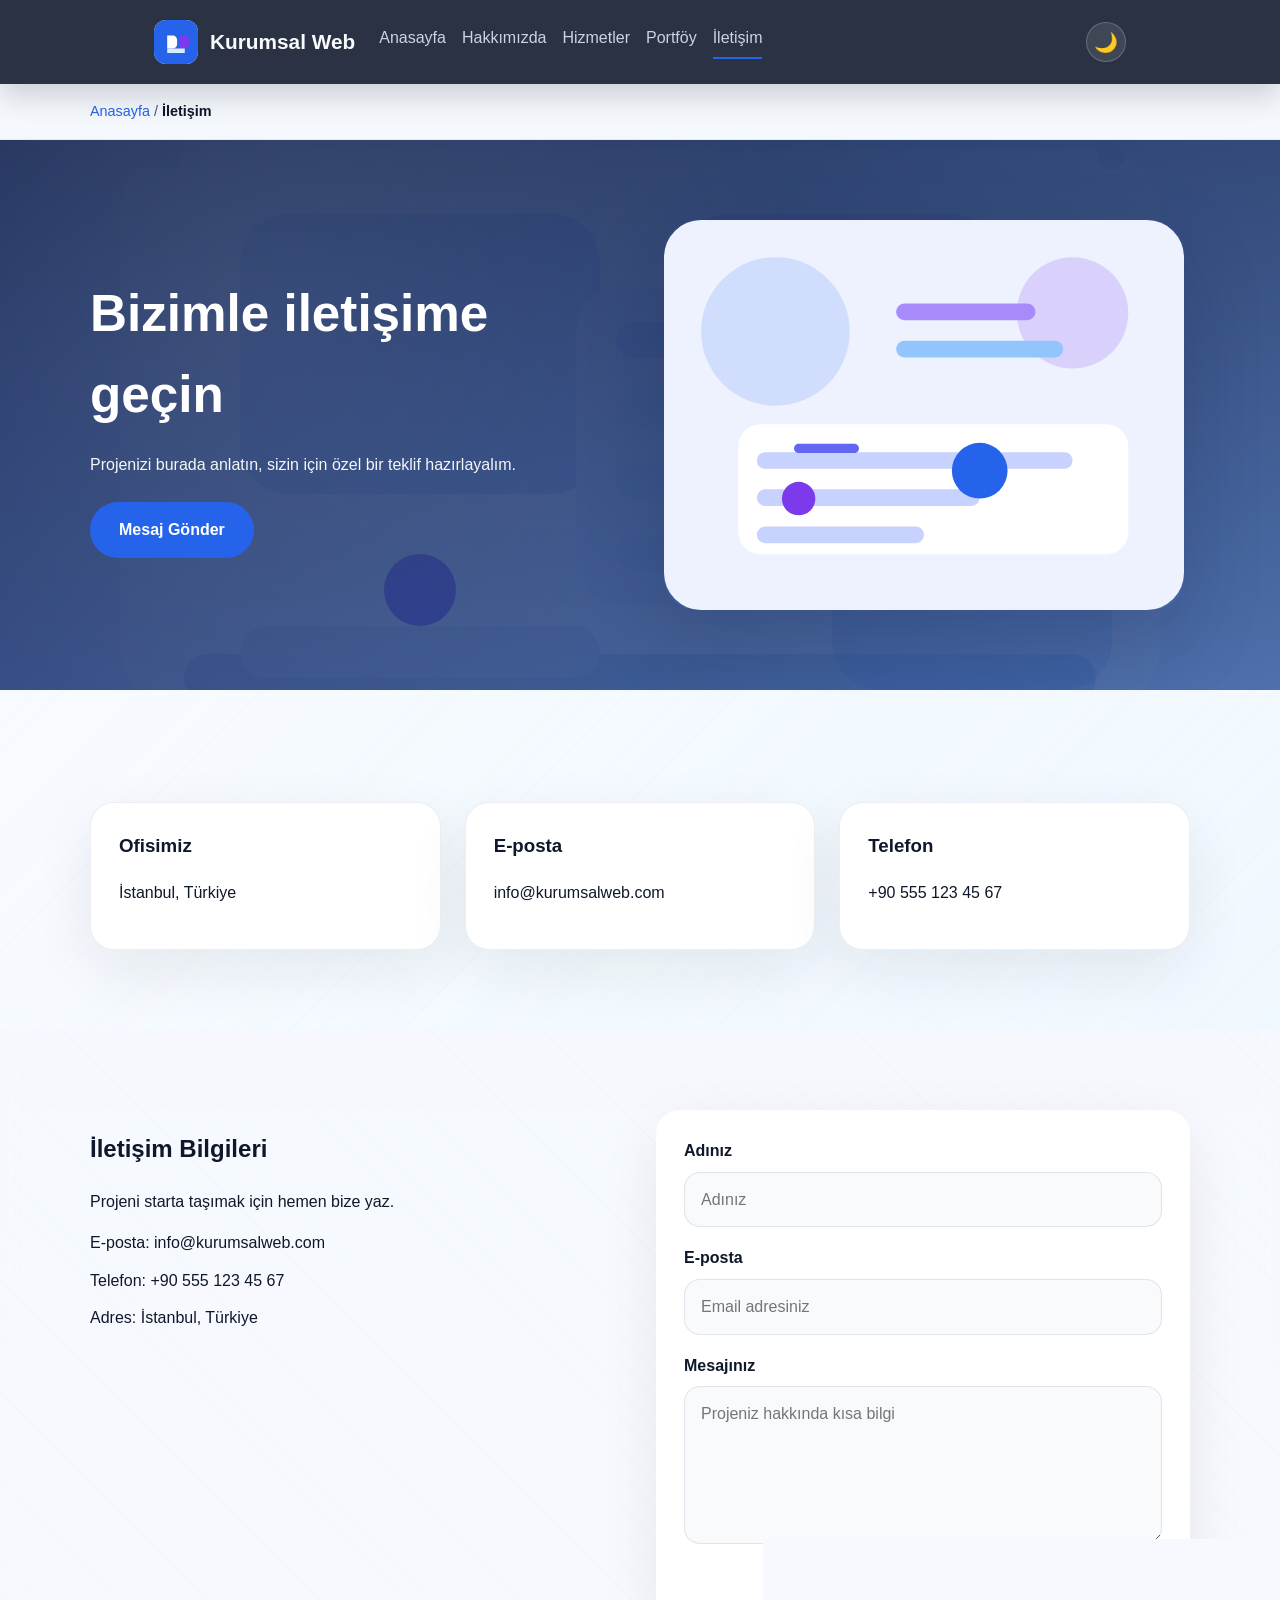
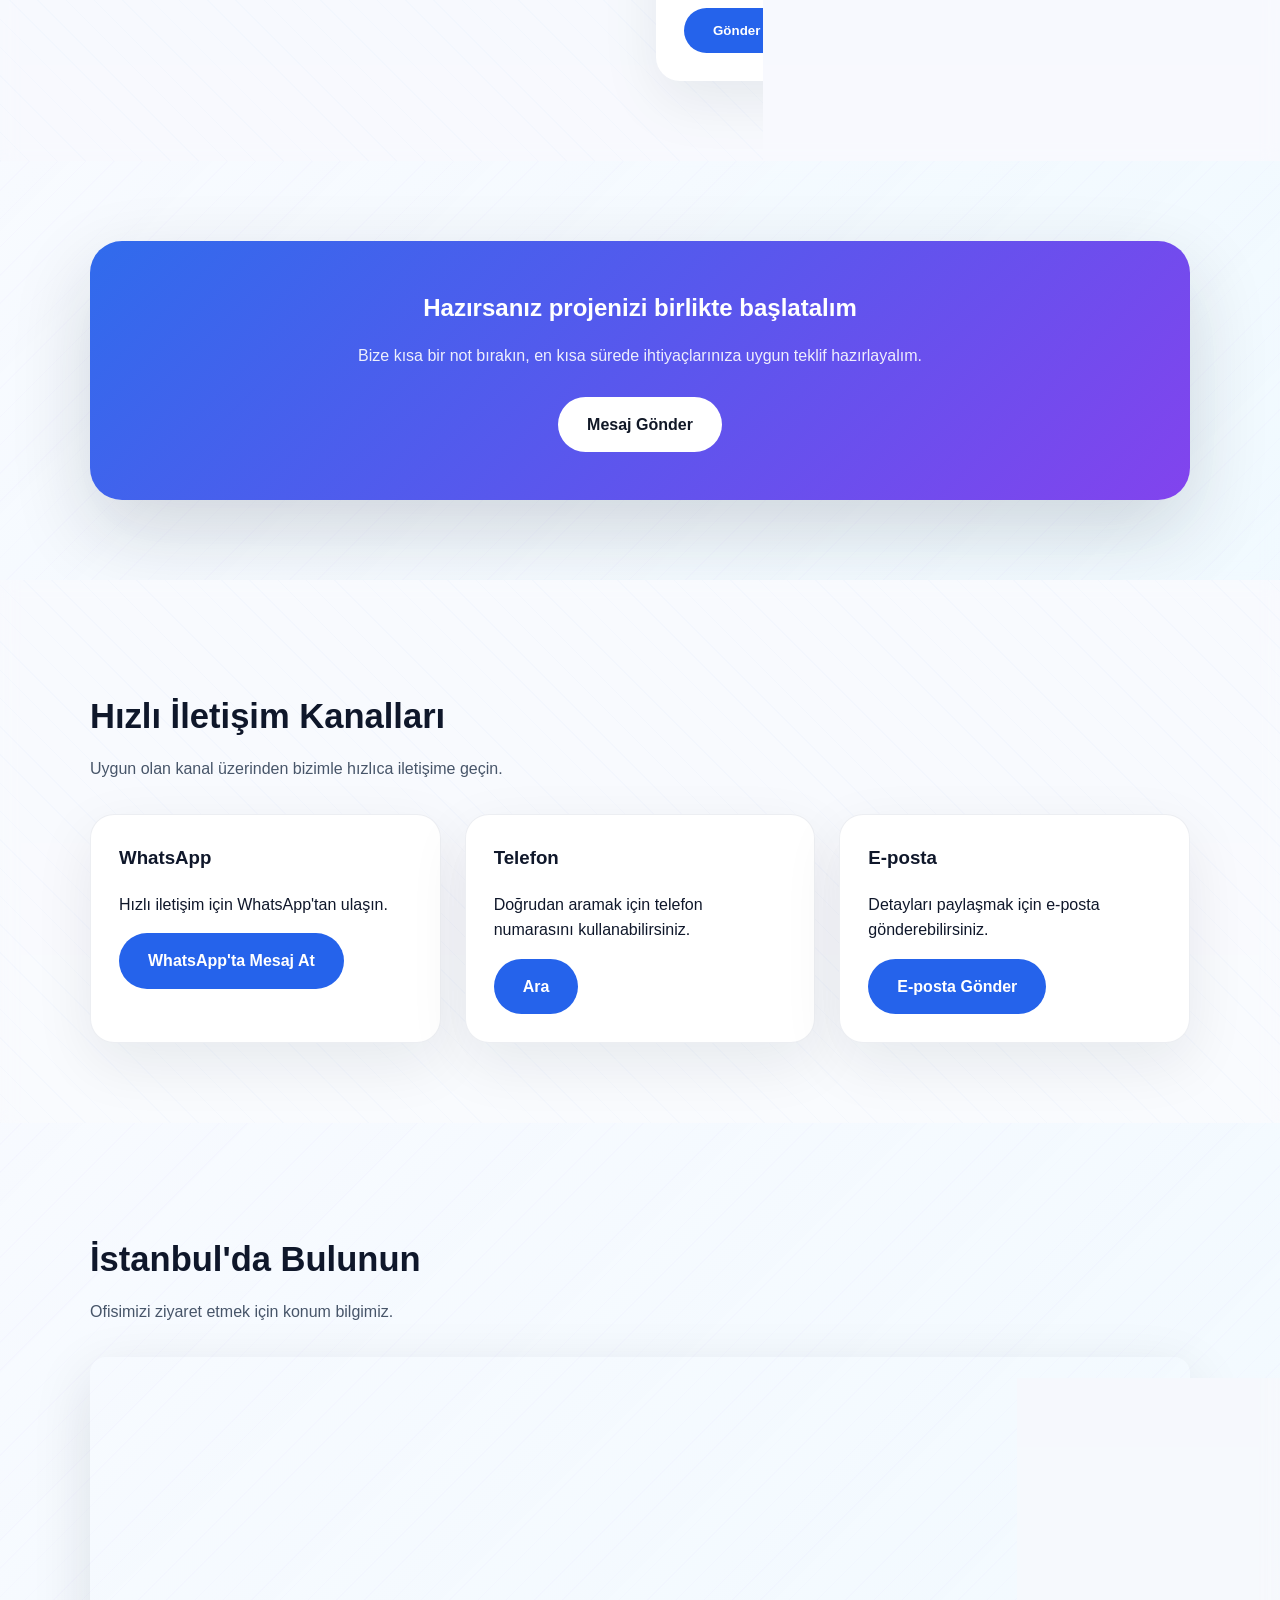
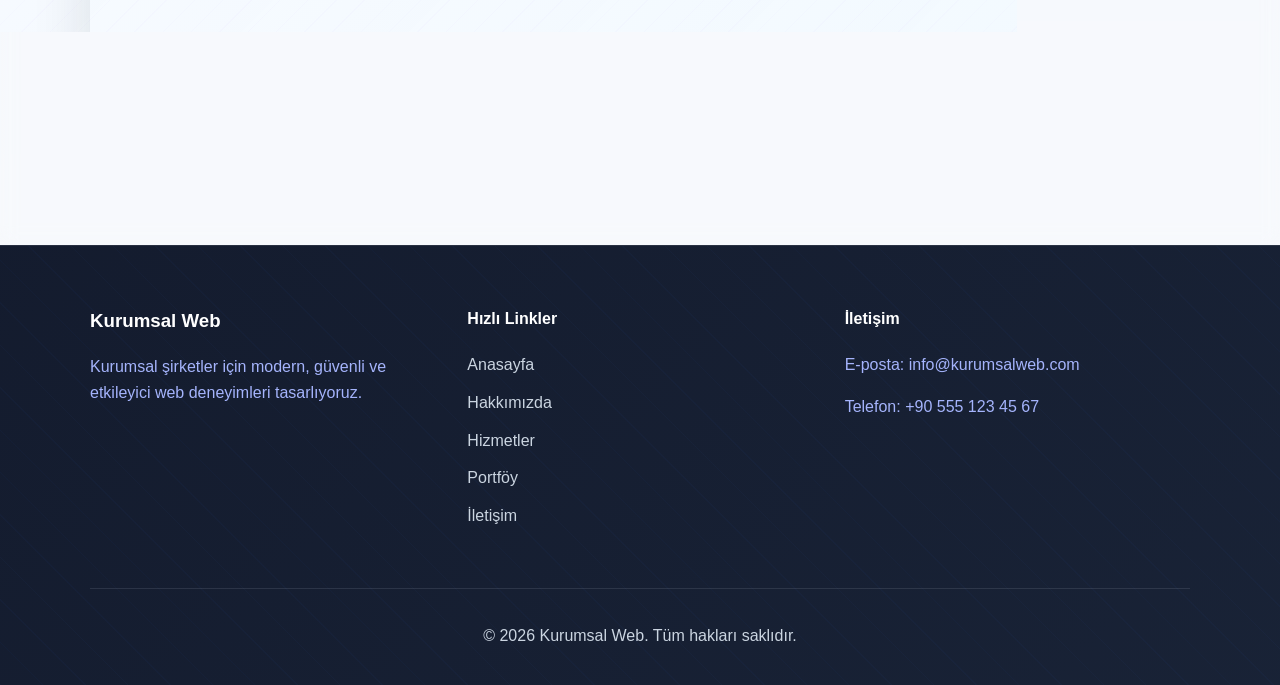
<file: contact.html>
<!DOCTYPE html>
<html lang="tr">
<head>
  <meta charset="UTF-8" />
  <meta name="viewport" content="width=device-width, initial-scale=1.0" />
  <title>İletişim - Kurumsal Web</title>
  <meta name="description" content="Kurumsal Web iletişim sayfası. Projeniz için teklif alın, uzman ekibimizle hemen görüşün." />
  <meta property="og:title" content="İletişim - Kurumsal Web" />
  <meta property="og:description" content="Kurumsal Web ile iletişime geçin, projeniz için hızlı teklif alın." />
  <meta property="og:image" content="images/hero-photo.svg" />
  <meta property="og:type" content="website" />
  <meta name="twitter:card" content="summary_large_image" />
  <meta name="theme-color" content="#2563eb" />
  <meta name="robots" content="index, follow" />
  <link rel="canonical" href="contact.html" />
  <meta property="og:url" content="contact.html" />
  <meta property="og:site_name" content="Kurumsal Web" />
  <meta name="twitter:site" content="@KurumsalWeb" />
  <link rel="icon" href="logo.svg" />
  <link rel="stylesheet" href="styles.css" />
</head>
<body>
  <a class="skip-link" href="#main-content">Ana içeriğe atla</a>
  <header class="site-header">
    <div class="container header-inner">
      <div class="brand">
        <img class="logo-image" src="logo.svg" alt="Kurumsal Web logo" />
        <span class="brand-text">Kurumsal Web</span>
      </div>
      <nav id="site-navigation">
        <a href="index.html">Anasayfa</a>
        <a href="about.html">Hakkımızda</a>
        <a href="services.html">Hizmetler</a>
        <a href="portfolio.html">Portföy</a>
        <a class="active-link" href="contact.html" aria-current="page">İletişim</a>
      </nav>
      <button id="dark-mode-toggle" class="dark-mode-toggle" aria-label="Koyu/Aydın Modu">🌙</button>
    </div>
    <button class="hamburger-menu" aria-label="Menüü aç/kapat" aria-expanded="false" aria-controls="site-navigation">
      <span></span>
      <span></span>
      <span></span>
    </button>
  </header>

  <main id="main-content">
    <nav class="breadcrumb">
      <div class="container">
        <a href="index.html">Anasayfa</a> / <span>İletişim</span>
      </div>
    </nav>
    <section class="hero hero-contact">
      <div class="container hero-grid">
        <div class="hero-copy">
          <h1>Bizimle iletişime geçin</h1>
          <p>Projenizi burada anlatın, sizin için özel bir teklif hazırlayalım.</p>
          <a class="button" href="#contact-form">Mesaj Gönder</a>
        </div>
        <div class="hero-visual">
          <img loading="lazy" src="images/hero-illustration.svg" alt="İletişim görseli" />
        </div>
      </div>
    </section>

    <section class="content-section contact-intro-section">
      <div class="container contact-intro-grid">
        <article class="contact-card">
          <h3>Ofisimiz</h3>
          <p>İstanbul, Türkiye</p>
        </article>
        <article class="contact-card">
          <h3>E-posta</h3>
          <p>info@kurumsalweb.com</p>
        </article>
        <article class="contact-card">
          <h3>Telefon</h3>
          <p>+90 555 123 45 67</p>
        </article>
      </div>
    </section>

    <section class="content-section contact-section">
      <div class="container contact-grid">
        <div>
          <h2>İletişim Bilgileri</h2>
          <p>Projeni starta taşımak için hemen bize yaz.</p>
          <ul>
            <li>E-posta: info@kurumsalweb.com</li>
            <li>Telefon: +90 555 123 45 67</li>
            <li>Adres: İstanbul, Türkiye</li>
          </ul>
        </div>
        <form id="contact-form" class="contact-form" data-contact-form action="https://formsubmit.co/ajax/info@kurumsalweb.com" method="POST">
          <input type="hidden" name="_captcha" value="false" />
          <input type="hidden" name="_subject" value="Kurumsal Web İletişim Formu" />
          <input type="hidden" name="_template" value="table" />

          <label for="name">Adınız</label>
          <input type="text" id="name" name="name" placeholder="Adınız" required />

          <label for="email">E-posta</label>
          <input type="email" id="email" name="email" placeholder="Email adresiniz" required />

          <label for="message">Mesajınız</label>
          <textarea id="message" name="message" rows="5" placeholder="Projeniz hakkında kısa bilgi"></textarea>

          <button type="submit" class="button">Gönder</button>
        </form>
      </div>
    </section>

    <section class="content-section contact-note-section">
      <div class="container">
        <div class="cta-card">
          <h2>Hazırsanız projenizi birlikte başlatalım</h2>
          <p>Bize kısa bir not bırakın, en kısa sürede ihtiyaçlarınıza uygun teklif hazırlayalım.</p>
          <a class="button" href="#contact-form">Mesaj Gönder</a>
        </div>
      </div>
    </section>

    <section class="content-section social-section">
      <div class="container">
        <div class="section-header">
          <h2>Hızlı İletişim Kanalları</h2>
          <p>Uygun olan kanal üzerinden bizimle hızlıca iletişime geçin.</p>
        </div>
        <div class="social-grid">
          <article class="social-card">
            <h3>WhatsApp</h3>
            <p>Hızlı iletişim için WhatsApp'tan ulaşın.</p>
            <a href="https://wa.me/905551234567" target="_blank" rel="noopener noreferrer" class="button">WhatsApp'ta Mesaj At</a>
          </article>
          <article class="social-card">
            <h3>Telefon</h3>
            <p>Doğrudan aramak için telefon numarasını kullanabilirsiniz.</p>
            <a href="tel:+905551234567" class="button">Ara</a>
          </article>
          <article class="social-card">
            <h3>E-posta</h3>
            <p>Detayları paylaşmak için e-posta gönderebilirsiniz.</p>
            <a href="mailto:info@kurumsalweb.com" class="button">E-posta Gönder</a>
          </article>
        </div>
      </div>
    </section>

    <section class="content-section map-section">
      <div class="container">
        <div class="section-header">
          <h2>İstanbul'da Bulunun</h2>
          <p>Ofisimizi ziyaret etmek için konum bilgimiz.</p>
        </div>
        <div class="map-container">
          <iframe src="https://www.google.com/maps/embed?pb=!1m18!1m12!1m3!1d3011.1799098904977!2d28.9737989!3d41.0286392!2m3!1f0!2f0!3f0!3m2!1i1024!2i768!4f13.1!3m3!1m2!1s0x14cab7350ff1a1a1%3A0x1234567890abcdef!2sİstanbul%2C%20Turkey!5e0!3m2!1sen!2str!4v1234567890" width="100%" height="400" style="border:0; border-radius: 16px;" allowfullscreen="" loading="lazy" referrerpolicy="no-referrer-when-downgrade"></iframe>
        </div>
      </div>
    </section>
  </main>

  <footer class="site-footer">
    <div class="container footer-grid">
      <div class="footer-column">
        <h3>Kurumsal Web</h3>
        <p>Kurumsal şirketler için modern, güvenli ve etkileyici web deneyimleri tasarlıyoruz.</p>
      </div>
      <div class="footer-column">
        <h4>Hızlı Linkler</h4>
        <ul class="footer-links">
          <li><a href="index.html">Anasayfa</a></li>
          <li><a href="about.html">Hakkımızda</a></li>
          <li><a href="services.html">Hizmetler</a></li>
          <li><a href="portfolio.html">Portföy</a></li>
          <li><a href="contact.html">İletişim</a></li>
        </ul>
      </div>
      <div class="footer-column">
        <h4>İletişim</h4>
        <p>E-posta: info@kurumsalweb.com</p>
        <p>Telefon: +90 555 123 45 67</p>
      </div>
    </div>
    <div class="container footer-note">
      <p>© 2026 Kurumsal Web. Tüm hakları saklıdır.</p>
    </div>
  </footer>

  <button id="back-to-top" class="back-to-top" aria-label="Başa dön">↑</button>
  <script src="script.js"></script>
</body>
</html>
</file>
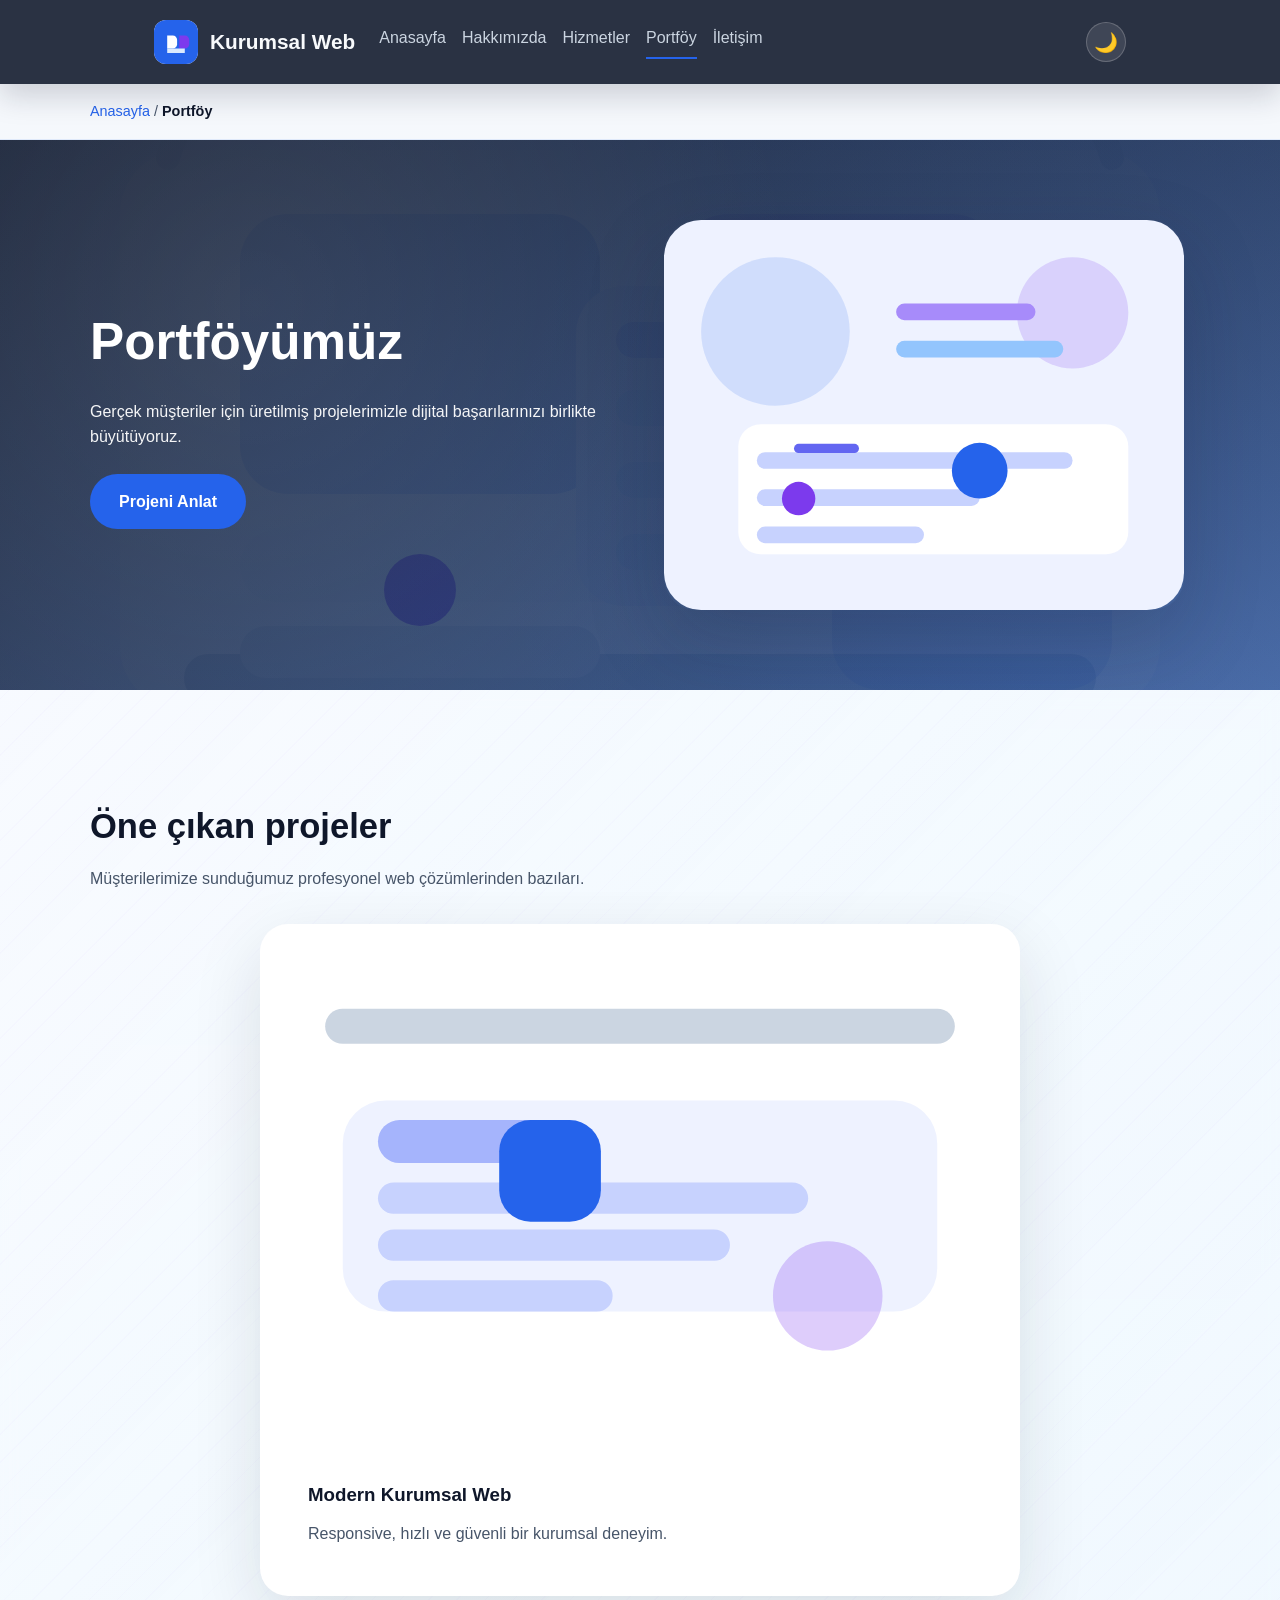
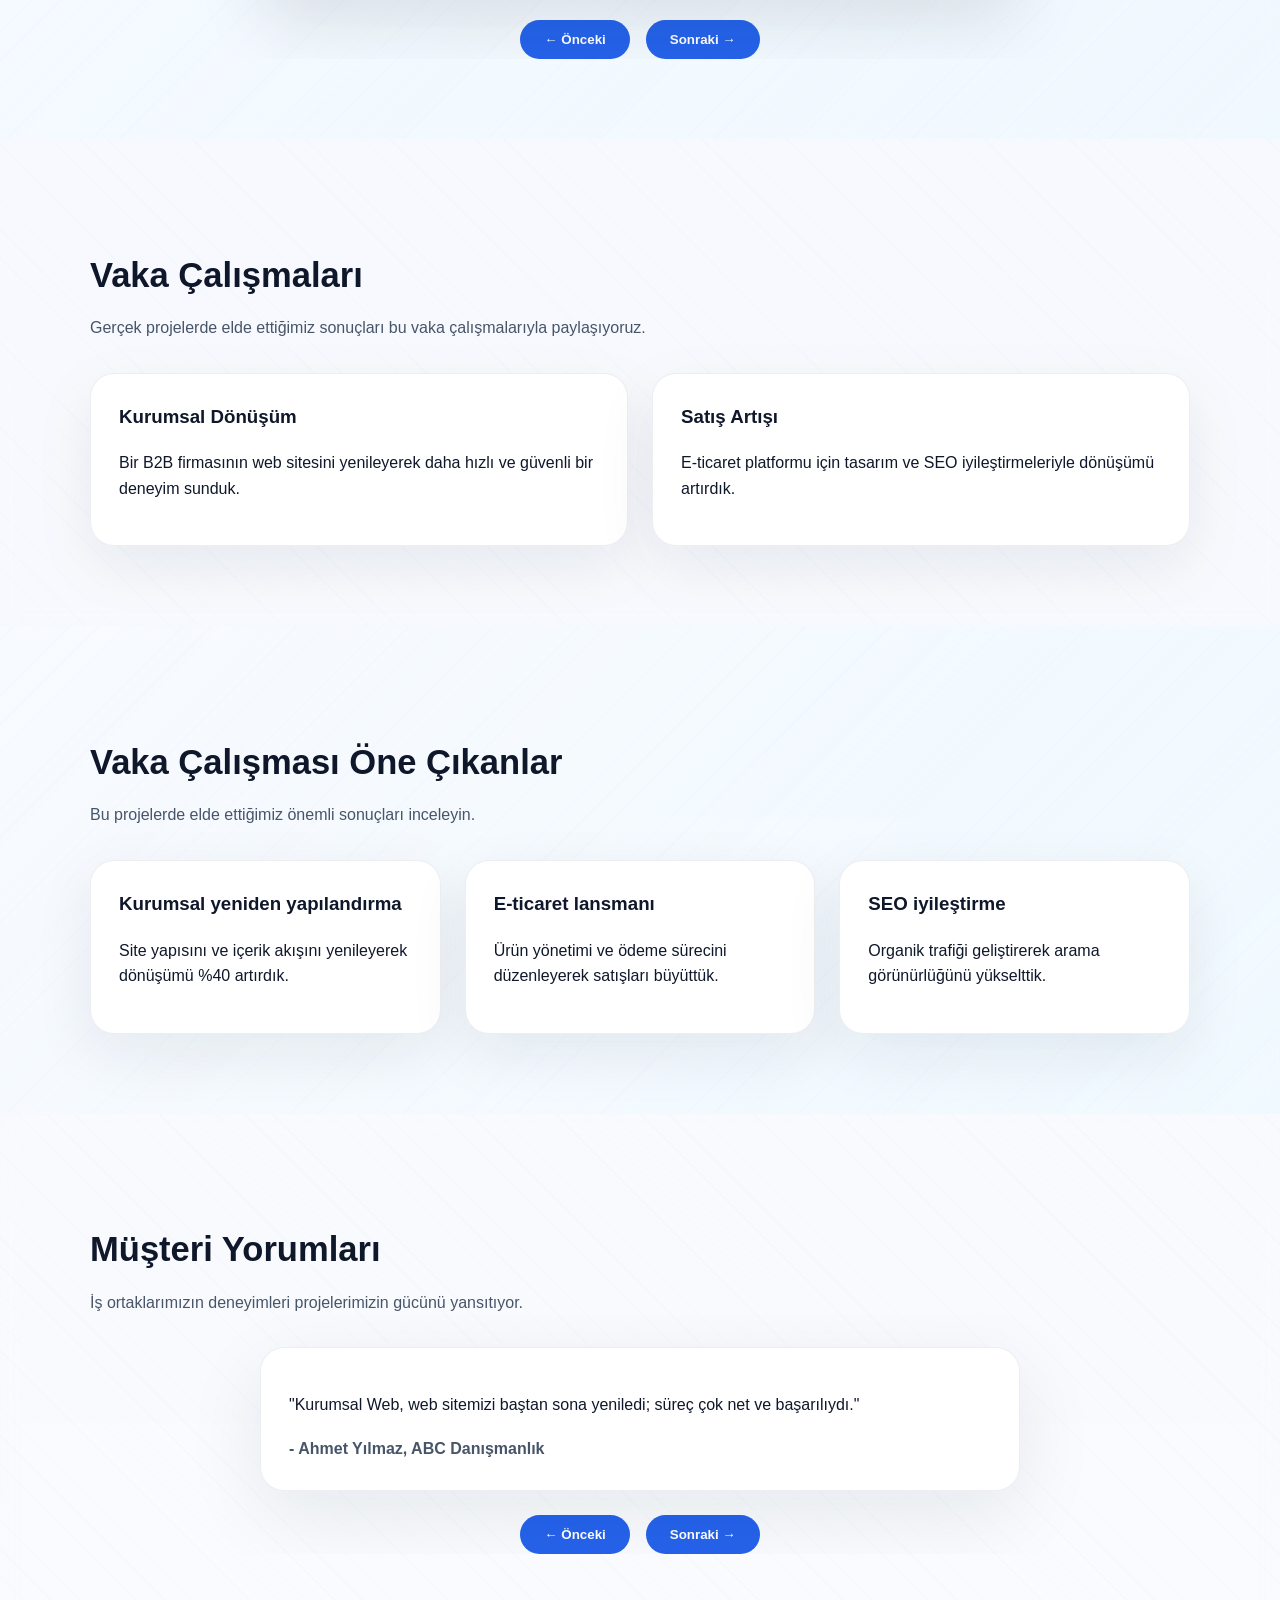
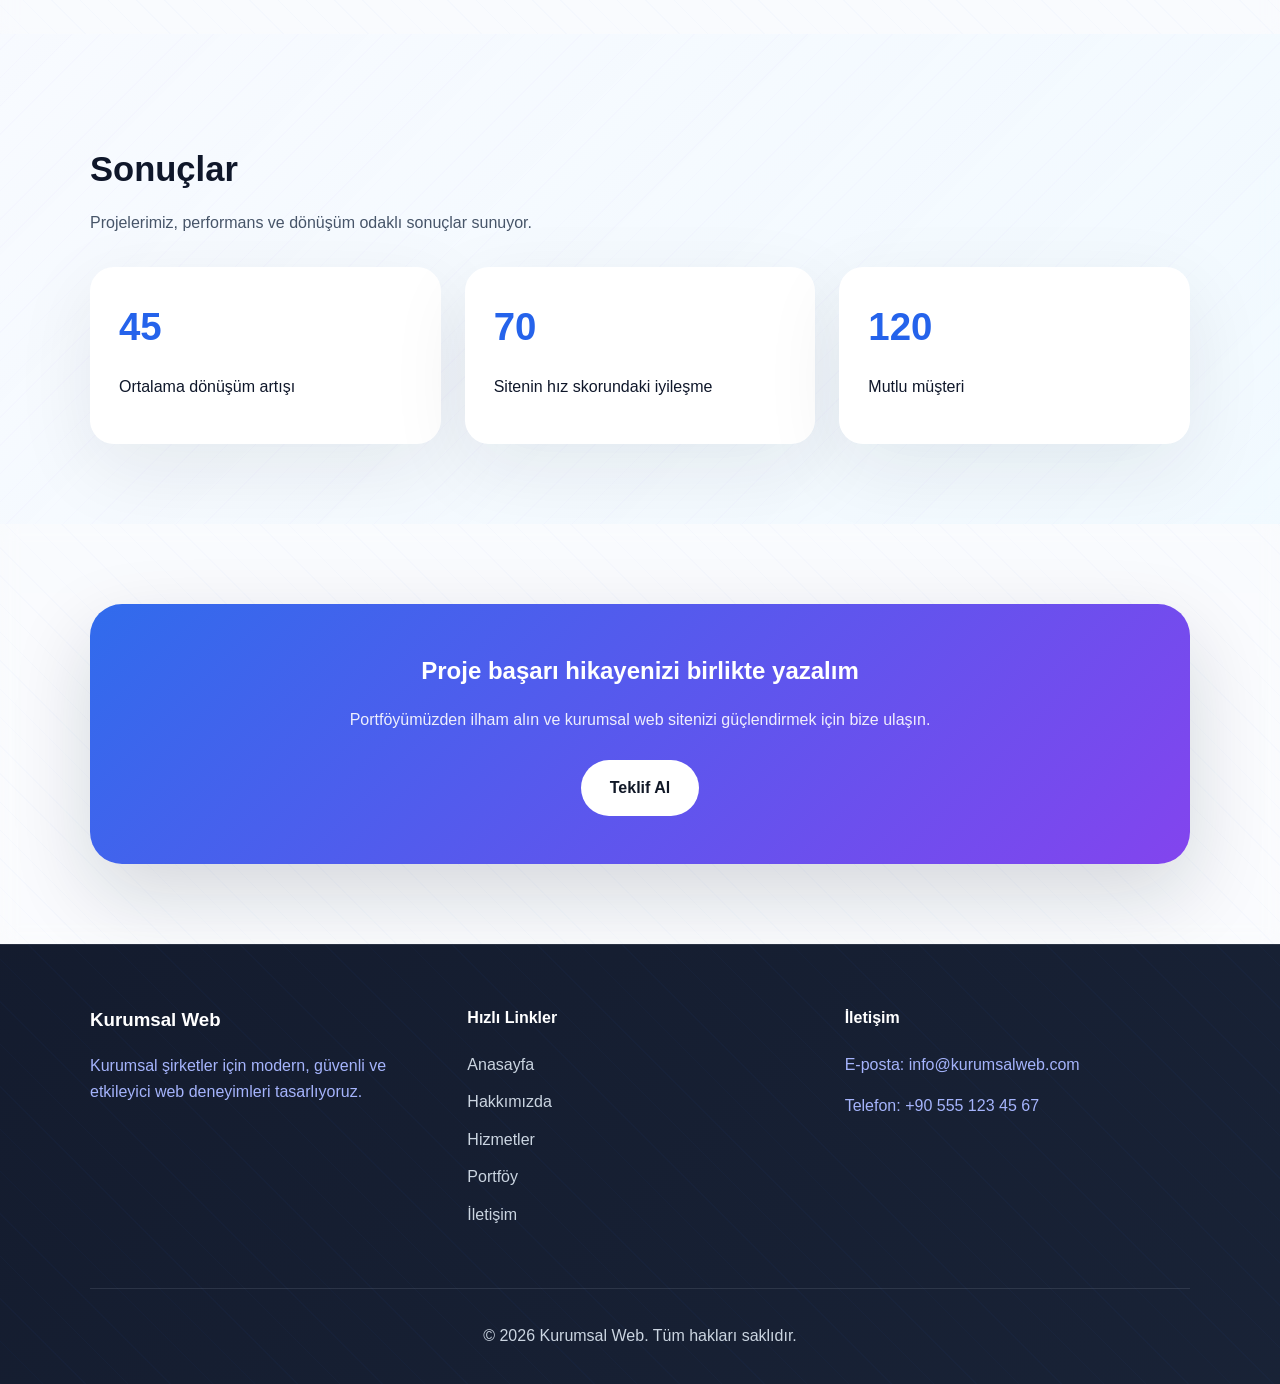
<file: portfolio.html>
<!DOCTYPE html>
<html lang="tr">
<head>
  <meta charset="UTF-8" />
  <meta name="viewport" content="width=device-width, initial-scale=1.0" />
  <title>Portföy - Kurumsal Web</title>
  <meta name="description" content="Kurumsal Web portföy sayfasında başarılı projelerimizi ve müşteri sonuçlarımızı inceleyin." />
  <meta property="og:title" content="Portföy - Kurumsal Web" />
  <meta property="og:description" content="Portföyümüzdeki vaka çalışmaları ve projeler ile dijital başarımızı keşfedin." />
  <meta property="og:image" content="images/hero-photo.svg" />
  <meta property="og:type" content="website" />
  <meta name="twitter:card" content="summary_large_image" />
  <meta name="theme-color" content="#2563eb" />
  <meta name="robots" content="index, follow" />
  <link rel="canonical" href="portfolio.html" />
  <meta property="og:url" content="portfolio.html" />
  <meta property="og:site_name" content="Kurumsal Web" />
  <meta name="twitter:site" content="@KurumsalWeb" />
  <link rel="icon" href="logo.svg" />
  <link rel="stylesheet" href="styles.css" />
</head>
<body>
  <a class="skip-link" href="#main-content">Ana içeriğe atla</a>
  <header class="site-header">
    <div class="container header-inner">
      <div class="brand">
        <img class="logo-image" src="logo.svg" alt="Kurumsal Web logo" />
        <span class="brand-text">Kurumsal Web</span>
      </div>
      <nav id="site-navigation">
        <a href="index.html">Anasayfa</a>
        <a href="about.html">Hakkımızda</a>
        <a href="services.html">Hizmetler</a>
        <a class="active-link" href="portfolio.html" aria-current="page">Portföy</a>
        <a href="contact.html">İletişim</a>
      </nav>
      <button id="dark-mode-toggle" class="dark-mode-toggle" aria-label="Koyu/Aydın Modu">🌙</button>
    </div>
    <button class="hamburger-menu" aria-label="Menüü aç/kapat" aria-expanded="false" aria-controls="site-navigation">
      <span></span>
      <span></span>
      <span></span>
    </button>
  </header>

  <main id="main-content">
    <nav class="breadcrumb">
      <div class="container">
        <a href="index.html">Anasayfa</a> / <span>Portföy</span>
      </div>
    </nav>
    <section class="hero hero-portfolio">
      <div class="container hero-grid">
        <div class="hero-copy">
          <h1>Portföyümüz</h1>
          <p>Gerçek müşteriler için üretilmiş projelerimizle dijital başarılarınızı birlikte büyütüyoruz.</p>
          <a class="button" href="contact.html">Projeni Anlat</a>
        </div>
        <div class="hero-visual">
          <img loading="lazy" src="images/hero-illustration.svg" alt="Portföy görseli" />
        </div>
      </div>
    </section>

    <section class="content-section portfolio-section">
      <div class="container">
        <div class="section-header">
          <h2>Öne çıkan projeler</h2>
          <p>Müşterilerimize sunduğumuz profesyonel web çözümlerinden bazıları.</p>
        </div>
        <div class="slider-wrapper">
          <div class="portfolio-grid">
            <article class="portfolio-card">
              <img loading="lazy" src="images/portfolio-1.svg" alt="Portföy proje 1" />
              <h3>Modern Kurumsal Web</h3>
              <p>Responsive, hızlı ve güvenli bir kurumsal deneyim.</p>
            </article>
            <article class="portfolio-card">
              <img loading="lazy" src="images/portfolio-2.svg" alt="Portföy proje 2" />
              <h3>E-Ticaret Tasarımı</h3>
              <p>Satış odaklı, kullanıcı dostu e-ticaret ara yüzleri.</p>
            </article>
            <article class="portfolio-card">
              <img loading="lazy" src="images/portfolio-3.svg" alt="Portföy proje 3" />
              <h3>Marka Kimliği</h3>
              <p>SEO uyumlu içerik ve şık görsel kimlik çözümleri.</p>
            </article>
          </div>
          <div class="slider-controls">
            <button class="slider-button slider-prev">← Önceki</button>
            <button class="slider-button slider-next">Sonraki →</button>
          </div>
        </div>
      </div>
    </section>

    <section class="content-section case-section">
      <div class="container">
        <div class="section-header">
          <h2>Vaka Çalışmaları</h2>
          <p>Gerçek projelerde elde ettiğimiz sonuçları bu vaka çalışmalarıyla paylaşıyoruz.</p>
        </div>
        <div class="case-grid">
          <article class="case-card">
            <h3>Kurumsal Dönüşüm</h3>
            <p>Bir B2B firmasının web sitesini yenileyerek daha hızlı ve güvenli bir deneyim sunduk.</p>
          </article>
          <article class="case-card">
            <h3>Satış Artışı</h3>
            <p>E-ticaret platformu için tasarım ve SEO iyileştirmeleriyle dönüşümü artırdık.</p>
          </article>
        </div>
      </div>
    </section>

    <section class="content-section case-study-section">
      <div class="container">
        <div class="section-header">
          <h2>Vaka Çalışması Öne Çıkanlar</h2>
          <p>Bu projelerde elde ettiğimiz önemli sonuçları inceleyin.</p>
        </div>
        <div class="case-study-grid">
          <article class="case-study-card">
            <h3>Kurumsal yeniden yapılandırma</h3>
            <p>Site yapısını ve içerik akışını yenileyerek dönüşümü %40 artırdık.</p>
          </article>
          <article class="case-study-card">
            <h3>E-ticaret lansmanı</h3>
            <p>Ürün yönetimi ve ödeme sürecini düzenleyerek satışları büyüttük.</p>
          </article>
          <article class="case-study-card">
            <h3>SEO iyileştirme</h3>
            <p>Organik trafiği geliştirerek arama görünürlüğünü yükselttik.</p>
          </article>
        </div>
      </div>
    </section>

    <section class="content-section testimonial-section">
      <div class="container">
        <div class="section-header">
          <h2>Müşteri Yorumları</h2>
          <p>İş ortaklarımızın deneyimleri projelerimizin gücünü yansıtıyor.</p>
        </div>
        <div class="slider-wrapper">
          <div class="testimonial-grid">
            <article class="testimonial-card">
              <p>"Kurumsal Web, web sitemizi baştan sona yeniledi; süreç çok net ve başarılıydı."</p>
              <span class="testimonial-author">- Ahmet Yılmaz, ABC Danışmanlık</span>
            </article>
            <article class="testimonial-card">
              <p>"Web sitemiz artık daha hızlı, daha güvenli ve daha profesyonel görünmeye başladı."</p>
              <span class="testimonial-author">- Elif Kaya, Tekno Çözümler</span>
            </article>
          </div>
          <div class="slider-controls">
            <button class="slider-button slider-prev">← Önceki</button>
            <button class="slider-button slider-next">Sonraki →</button>
          </div>
        </div>
      </div>
    </section>

    <section class="content-section results-section">
      <div class="container">
        <div class="section-header">
          <h2>Sonuçlar</h2>
          <p>Projelerimiz, performans ve dönüşüm odaklı sonuçlar sunuyor.</p>
        </div>
        <div class="metrics-grid">
          <article class="metric-card">
            <strong>45%</strong>
            <p>Ortalama dönüşüm artışı</p>
          </article>
          <article class="metric-card">
            <strong>70%</strong>
            <p>Sitenin hız skorundaki iyileşme</p>
          </article>
          <article class="metric-card">
            <strong>120+</strong>
            <p>Mutlu müşteri</p>
          </article>
        </div>
      </div>
    </section>

    <section class="content-section cta-section">
      <div class="container cta-card">
        <h2>Proje başarı hikayenizi birlikte yazalım</h2>
        <p>Portföyümüzden ilham alın ve kurumsal web sitenizi güçlendirmek için bize ulaşın.</p>
        <a class="button" href="contact.html">Teklif Al</a>
      </div>
    </section>
  </main>

  <footer class="site-footer">
    <div class="container footer-grid">
      <div class="footer-column">
        <h3>Kurumsal Web</h3>
        <p>Kurumsal şirketler için modern, güvenli ve etkileyici web deneyimleri tasarlıyoruz.</p>
      </div>
      <div class="footer-column">
        <h4>Hızlı Linkler</h4>
        <ul class="footer-links">
          <li><a href="index.html">Anasayfa</a></li>
          <li><a href="about.html">Hakkımızda</a></li>
          <li><a href="services.html">Hizmetler</a></li>
          <li><a href="portfolio.html">Portföy</a></li>
          <li><a href="contact.html">İletişim</a></li>
        </ul>
      </div>
      <div class="footer-column">
        <h4>İletişim</h4>
        <p>E-posta: info@kurumsalweb.com</p>
        <p>Telefon: +90 555 123 45 67</p>
      </div>
    </div>
    <div class="container footer-note">
      <p>© 2026 Kurumsal Web. Tüm hakları saklıdır.</p>
    </div>
  </footer>
  <button id="back-to-top" class="back-to-top" aria-label="Başa dön">↑</button>
  <script src="script.js"></script>
</body>
</html>
</file>
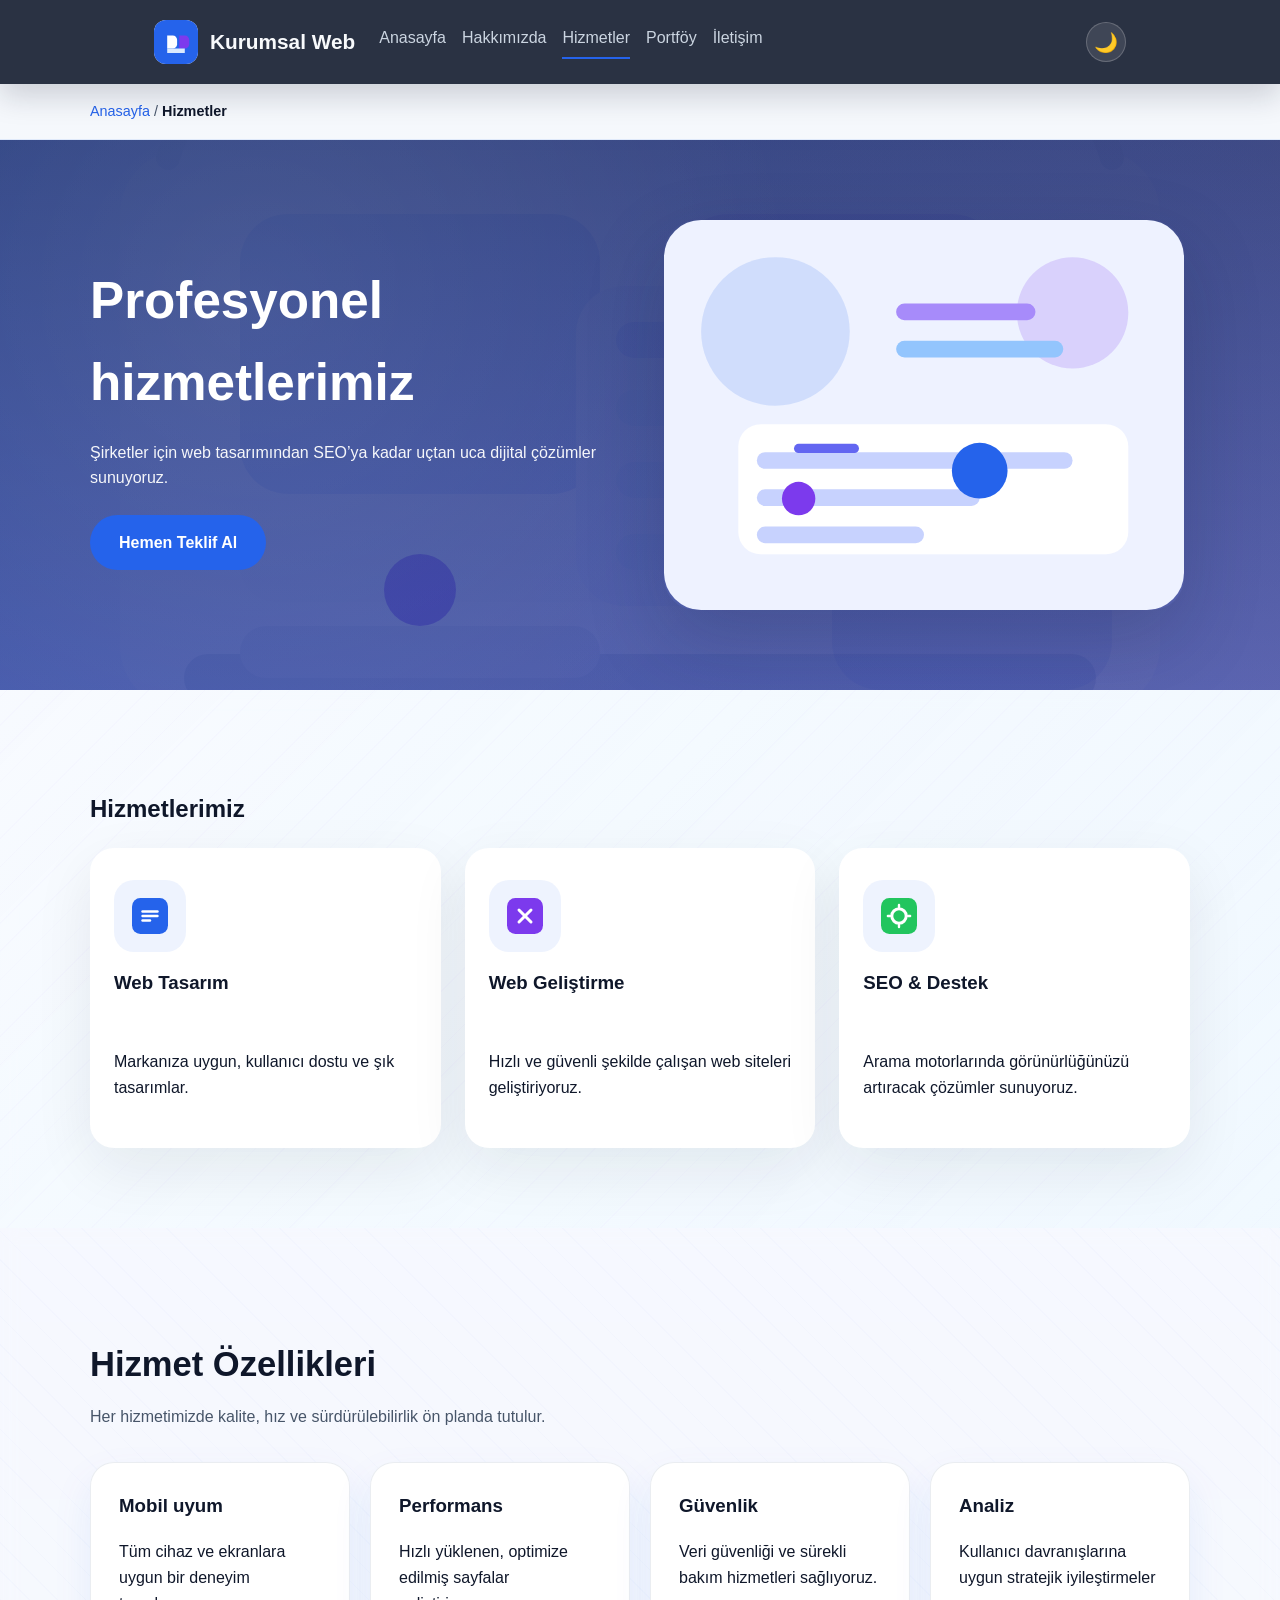
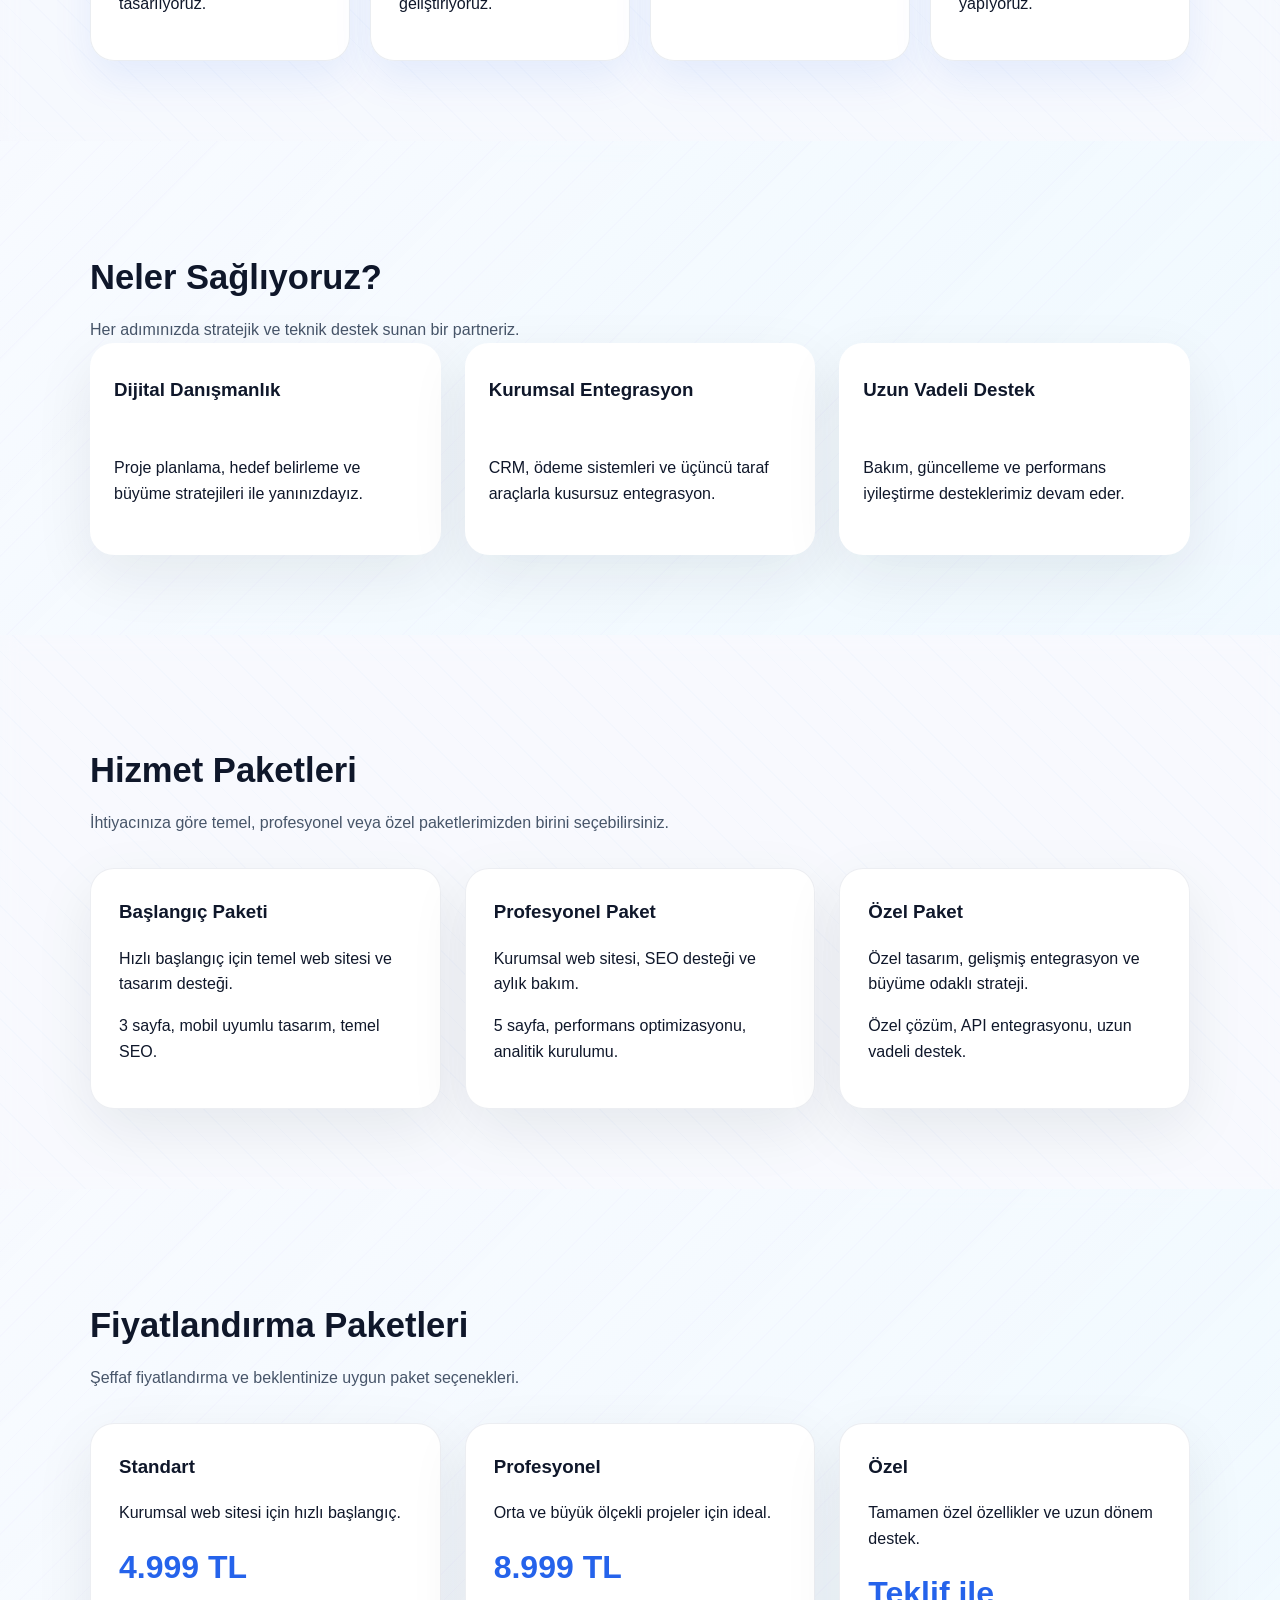
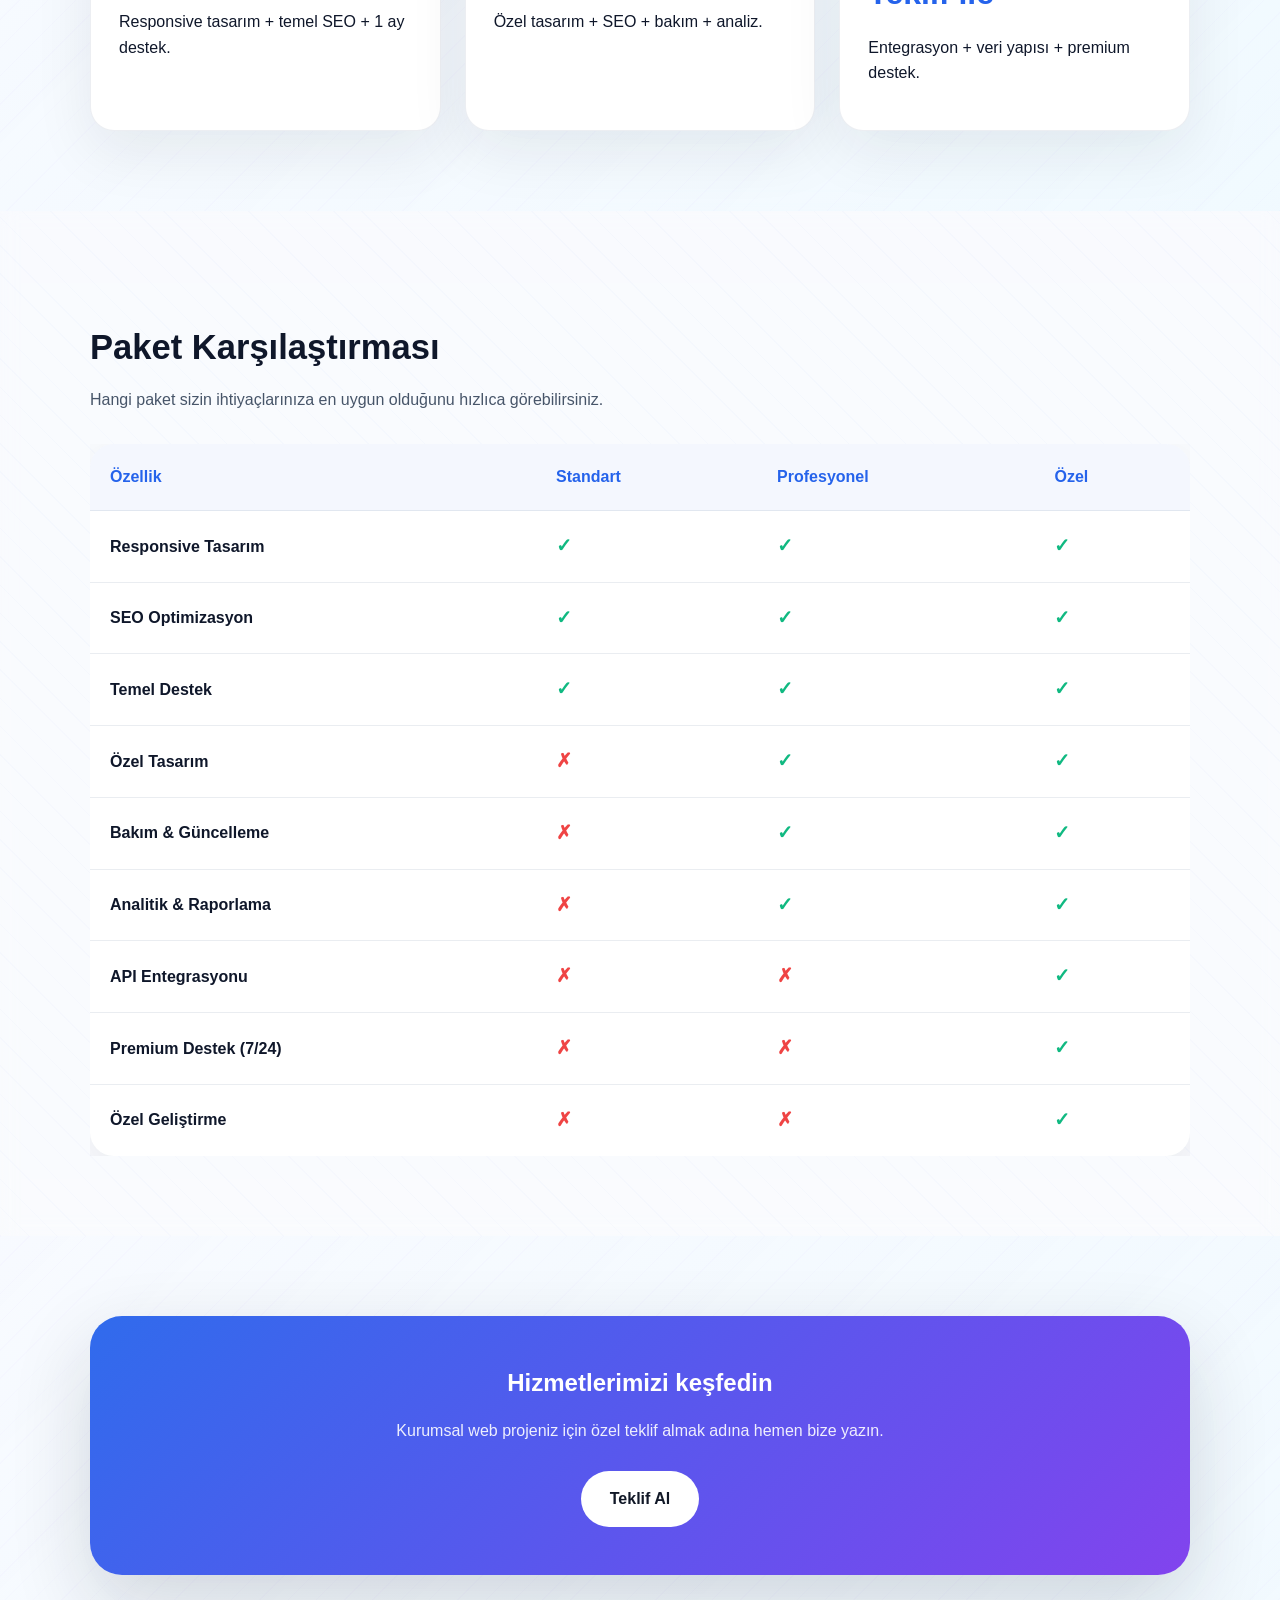
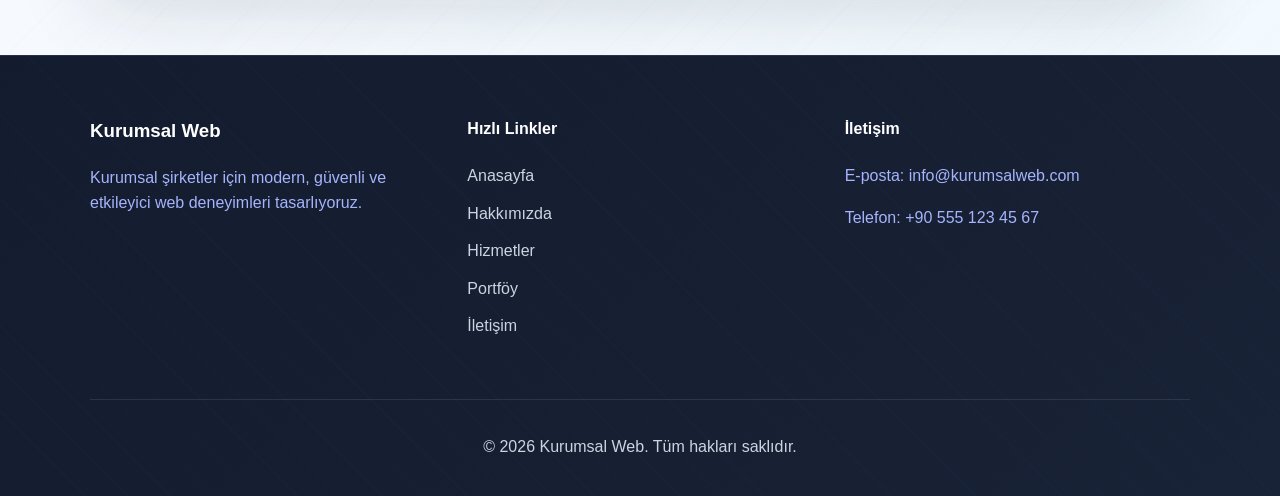
<file: services.html>
<!DOCTYPE html>
<html lang="tr">
<head>
  <meta charset="UTF-8" />
  <meta name="viewport" content="width=device-width, initial-scale=1.0" />
  <title>Hizmetler - Kurumsal Web</title>
  <meta name="description" content="Kurumsal Web hizmetleri: tasarım, geliştirme ve SEO. Kurumsal projeler için kapsamlı dijital destek sunuyoruz." />
  <meta property="og:title" content="Hizmetler - Kurumsal Web" />
  <meta property="og:description" content="Web tasarımından SEO’ya kadar kurumsal hizmetlerimiz ile dijital stratejinizi güçlendirin." />
  <meta property="og:image" content="images/hero-photo.svg" />
  <meta property="og:type" content="website" />
  <meta name="twitter:card" content="summary_large_image" />
  <meta name="theme-color" content="#2563eb" />
  <meta name="robots" content="index, follow" />
  <link rel="canonical" href="services.html" />
  <meta property="og:url" content="services.html" />
  <meta property="og:site_name" content="Kurumsal Web" />
  <meta name="twitter:site" content="@KurumsalWeb" />
  <link rel="icon" href="logo.svg" />
  <link rel="stylesheet" href="styles.css" />
</head>
<body>
  <a class="skip-link" href="#main-content">Ana içeriğe atla</a>
  <header class="site-header">
    <div class="container header-inner">
      <div class="brand">
        <img class="logo-image" src="logo.svg" alt="Kurumsal Web logo" />
        <span class="brand-text">Kurumsal Web</span>
      </div>
      <nav id="site-navigation">
        <a href="index.html">Anasayfa</a>
        <a href="about.html">Hakkımızda</a>
        <a class="active-link" href="services.html" aria-current="page">Hizmetler</a>
        <a href="portfolio.html">Portföy</a>
        <a href="contact.html">İletişim</a>
      </nav>
      <button id="dark-mode-toggle" class="dark-mode-toggle" aria-label="Koyu/Aydın Modu">🌙</button>
    </div>
    <button class="hamburger-menu" aria-label="Menüü aç/kapat" aria-expanded="false" aria-controls="site-navigation">
      <span></span>
      <span></span>
      <span></span>
    </button>
  </header>

  <main id="main-content">
    <nav class="breadcrumb">
      <div class="container">
        <a href="index.html">Anasayfa</a> / <span>Hizmetler</span>
      </div>
    </nav>
    <section class="hero hero-services">
      <div class="container hero-grid">
        <div class="hero-copy">
          <h1>Profesyonel hizmetlerimiz</h1>
          <p>Şirketler için web tasarımından SEO’ya kadar uçtan uca dijital çözümler sunuyoruz.</p>
          <a class="button" href="contact.html">Hemen Teklif Al</a>
        </div>
        <div class="hero-visual">
          <img loading="lazy" src="images/hero-illustration.svg" alt="Hizmetler görseli" />
        </div>
      </div>
    </section>

    <section class="content-section">
      <div class="container">
        <h2>Hizmetlerimiz</h2>
        <div class="services-grid">
          <article class="service-card">
            <img loading="lazy" class="service-icon" src="images/icon-design.svg" alt="Web tasarım ikonu" />
            <h3>Web Tasarım</h3>
            <p>Markanıza uygun, kullanıcı dostu ve şık tasarımlar.</p>
          </article>
          <article class="service-card">
            <img loading="lazy" class="service-icon" src="images/icon-development.svg" alt="Web geliştirme ikonu" />
            <h3>Web Geliştirme</h3>
            <p>Hızlı ve güvenli şekilde çalışan web siteleri geliştiriyoruz.</p>
          </article>
          <article class="service-card">
            <img loading="lazy" class="service-icon" src="images/icon-seo.svg" alt="SEO ikonu" />
            <h3>SEO & Destek</h3>
            <p>Arama motorlarında görünürlüğünüzü artıracak çözümler sunuyoruz.</p>
          </article>
        </div>
      </div>
    </section>

    <section class="content-section features-section">
      <div class="container">
        <div class="section-header">
          <h2>Hizmet Özellikleri</h2>
          <p>Her hizmetimizde kalite, hız ve sürdürülebilirlik ön planda tutulur.</p>
        </div>
        <div class="features-grid">
          <article class="feature-card">
            <h3>Mobil uyum</h3>
            <p>Tüm cihaz ve ekranlara uygun bir deneyim tasarlıyoruz.</p>
          </article>
          <article class="feature-card">
            <h3>Performans</h3>
            <p>Hızlı yüklenen, optimize edilmiş sayfalar geliştiriyoruz.</p>
          </article>
          <article class="feature-card">
            <h3>Güvenlik</h3>
            <p>Veri güvenliği ve sürekli bakım hizmetleri sağlıyoruz.</p>
          </article>
          <article class="feature-card">
            <h3>Analiz</h3>
            <p>Kullanıcı davranışlarına uygun stratejik iyileştirmeler yapıyoruz.</p>
          </article>
        </div>
      </div>
    </section>

    <section class="content-section service-spotlight-section">
      <div class="container">
        <div class="section-header">
          <h2>Neler Sağlıyoruz?</h2>
          <p>Her adımınızda stratejik ve teknik destek sunan bir partneriz.</p>
        </div>
        <div class="services-grid">
          <article class="service-card">
            <h3>Dijital Danışmanlık</h3>
            <p>Proje planlama, hedef belirleme ve büyüme stratejileri ile yanınızdayız.</p>
          </article>
          <article class="service-card">
            <h3>Kurumsal Entegrasyon</h3>
            <p>CRM, ödeme sistemleri ve üçüncü taraf araçlarla kusursuz entegrasyon.</p>
          </article>
          <article class="service-card">
            <h3>Uzun Vadeli Destek</h3>
            <p>Bakım, güncelleme ve performans iyileştirme desteklerimiz devam eder.</p>
          </article>
        </div>
      </div>
    </section>

    <section class="content-section package-section">
      <div class="container">
        <div class="section-header">
          <h2>Hizmet Paketleri</h2>
          <p>İhtiyacınıza göre temel, profesyonel veya özel paketlerimizden birini seçebilirsiniz.</p>
        </div>
        <div class="package-grid">
          <article class="package-card">
            <h3>Başlangıç Paketi</h3>
            <p>Hızlı başlangıç için temel web sitesi ve tasarım desteği.</p>
            <p>3 sayfa, mobil uyumlu tasarım, temel SEO.</p>
          </article>
          <article class="package-card">
            <h3>Profesyonel Paket</h3>
            <p>Kurumsal web sitesi, SEO desteği ve aylık bakım.</p>
            <p>5 sayfa, performans optimizasyonu, analitik kurulumu.</p>
          </article>
          <article class="package-card">
            <h3>Özel Paket</h3>
            <p>Özel tasarım, gelişmiş entegrasyon ve büyüme odaklı strateji.</p>
            <p>Özel çözüm, API entegrasyonu, uzun vadeli destek.</p>
          </article>
        </div>
      </div>
    </section>

    <section class="content-section pricing-section">
      <div class="container">
        <div class="section-header">
          <h2>Fiyatlandırma Paketleri</h2>
          <p>Şeffaf fiyatlandırma ve beklentinize uygun paket seçenekleri.</p>
        </div>
        <div class="pricing-grid">
          <article class="pricing-card">
            <h3>Standart</h3>
            <p>Kurumsal web sitesi için hızlı başlangıç.</p>
            <strong>4.999 TL</strong>
            <p>Responsive tasarım + temel SEO + 1 ay destek.</p>
          </article>
          <article class="pricing-card">
            <h3>Profesyonel</h3>
            <p>Orta ve büyük ölçekli projeler için ideal.</p>
            <strong>8.999 TL</strong>
            <p>Özel tasarım + SEO + bakım + analiz.</p>
          </article>
          <article class="pricing-card">
            <h3>Özel</h3>
            <p>Tamamen özel özellikler ve uzun dönem destek.</p>
            <strong>Teklif ile</strong>
            <p>Entegrasyon + veri yapısı + premium destek.</p>
          </article>
        </div>
      </div>
    </section>

    <section class="content-section comparison-section">
      <div class="container">
        <div class="section-header">
          <h2>Paket Karşılaştırması</h2>
          <p>Hangi paket sizin ihtiyaçlarınıza en uygun olduğunu hızlıca görebilirsiniz.</p>
        </div>
        <div class="pricing-comparison">
          <table class="comparison-table">
            <thead>
              <tr>
                <th>Özellik</th>
                <th>Standart</th>
                <th>Profesyonel</th>
                <th>Özel</th>
              </tr>
            </thead>
            <tbody>
              <tr>
                <td class="feature-name">Responsive Tasarım</td>
                <td><span class="check">✓</span></td>
                <td><span class="check">✓</span></td>
                <td><span class="check">✓</span></td>
              </tr>
              <tr>
                <td class="feature-name">SEO Optimizasyon</td>
                <td><span class="check">✓</span></td>
                <td><span class="check">✓</span></td>
                <td><span class="check">✓</span></td>
              </tr>
              <tr>
                <td class="feature-name">Temel Destek</td>
                <td><span class="check">✓</span></td>
                <td><span class="check">✓</span></td>
                <td><span class="check">✓</span></td>
              </tr>
              <tr>
                <td class="feature-name">Özel Tasarım</td>
                <td><span class="cross">✗</span></td>
                <td><span class="check">✓</span></td>
                <td><span class="check">✓</span></td>
              </tr>
              <tr>
                <td class="feature-name">Bakım & Güncelleme</td>
                <td><span class="cross">✗</span></td>
                <td><span class="check">✓</span></td>
                <td><span class="check">✓</span></td>
              </tr>
              <tr>
                <td class="feature-name">Analitik & Raporlama</td>
                <td><span class="cross">✗</span></td>
                <td><span class="check">✓</span></td>
                <td><span class="check">✓</span></td>
              </tr>
              <tr>
                <td class="feature-name">API Entegrasyonu</td>
                <td><span class="cross">✗</span></td>
                <td><span class="cross">✗</span></td>
                <td><span class="check">✓</span></td>
              </tr>
              <tr>
                <td class="feature-name">Premium Destek (7/24)</td>
                <td><span class="cross">✗</span></td>
                <td><span class="cross">✗</span></td>
                <td><span class="check">✓</span></td>
              </tr>
              <tr>
                <td class="feature-name">Özel Geliştirme</td>
                <td><span class="cross">✗</span></td>
                <td><span class="cross">✗</span></td>
                <td><span class="check">✓</span></td>
              </tr>
            </tbody>
          </table>
        </div>
      </div>
    </section>

    <section class="content-section cta-section">
      <div class="container cta-card">
        <h2>Hizmetlerimizi keşfedin</h2>
        <p>Kurumsal web projeniz için özel teklif almak adına hemen bize yazın.</p>
        <a class="button" href="contact.html">Teklif Al</a>
      </div>
    </section>
  </main>

  <footer class="site-footer">
    <div class="container footer-grid">
      <div class="footer-column">
        <h3>Kurumsal Web</h3>
        <p>Kurumsal şirketler için modern, güvenli ve etkileyici web deneyimleri tasarlıyoruz.</p>
      </div>
      <div class="footer-column">
        <h4>Hızlı Linkler</h4>
        <ul class="footer-links">
          <li><a href="index.html">Anasayfa</a></li>
          <li><a href="about.html">Hakkımızda</a></li>
          <li><a href="services.html">Hizmetler</a></li>
          <li><a href="portfolio.html">Portföy</a></li>
          <li><a href="contact.html">İletişim</a></li>
        </ul>
      </div>
      <div class="footer-column">
        <h4>İletişim</h4>
        <p>E-posta: info@kurumsalweb.com</p>
        <p>Telefon: +90 555 123 45 67</p>
      </div>
    </div>
    <div class="container footer-note">
      <p>© 2026 Kurumsal Web. Tüm hakları saklıdır.</p>
    </div>
  </footer>
  <button id="back-to-top" class="back-to-top" aria-label="Başa dön">↑</button>
  <script src="script.js"></script>
</body>
</html>
</file>
<file: styles.css>
:root {
  color-scheme: light;
  font-family: 'Segoe UI', Tahoma, Geneva, Verdana, sans-serif;
  --bg: #eef2ff;
  --surface: #f8fafc;
  --surface-strong: #ffffff;
  --text: #0f172a;
  --muted: #475569;
  --primary: #2563eb;
  --primary-dark: #1d4ed8;
  --accent: #7c3aed;
  --header: #111827;
  --header-contrast: #f8fafc;
  --card-border: rgba(148, 163, 184, 0.18);
  --shadow: rgba(15, 23, 42, 0.12);
  background: var(--bg);
  color: var(--text);
}

* {
  box-sizing: border-box;
}

html {
  scroll-behavior: smooth;
}

.skip-link {
  position: absolute;
  top: -40px;
  left: 16px;
  padding: 12px 16px;
  background: var(--primary);
  color: #fff;
  z-index: 1000;
  border-radius: 8px;
  text-decoration: none;
  transition: top 150ms ease, opacity 150ms ease;
  opacity: 0;
}

.skip-link:focus,
.skip-link:focus-visible {
  top: 16px;
  opacity: 1;
}

body {
  margin: 0;
  line-height: 1.6;
  background: linear-gradient(180deg, #eef2ff 0%, #f8fafc 100%);
  position: relative;
  transition: background-color 300ms ease, color 300ms ease;
}

body.dark-mode {
  --bg: #050816;
  --surface: #111827;
  --surface-strong: #1e293b;
  --text: #e2e8f0;
  --muted: #94a3b8;
  --primary: #60a5fa;
  --primary-dark: #3b82f6;
  --header: #f8fafc;
  --header-contrast: #e2e8f0;
  --card-border: rgba(148, 163, 184, 0.12);
  background: linear-gradient(180deg, #050816 0%, #111827 100%);
}

body.dark-mode ::selection {
  background: rgba(37, 99, 235, 0.5);
}

@keyframes fadeInUp {
  from {
    opacity: 0;
    transform: translateY(30px);
  }
  to {
    opacity: 1;
    transform: translateY(0);
  }
}

.animate-in {
  animation: fadeInUp 600ms ease-out forwards;
}

.metric-card.animate-in {
  animation-delay: 100ms;
}

.feature-card.animate-in {
  animation-delay: 150ms;
}

.service-card.animate-in {
  animation-delay: 200ms;
}

.portfolio-card.animate-in {
  animation-delay: 250ms;
}

.faq-item {
  cursor: pointer;
  transition: all 300ms ease;
}

.faq-item p {
  display: none;
  animation: fadeInUp 400ms ease-out forwards;
}

.faq-item.active p {
  display: block;
}

.faq-item:hover {
  transform: translateX(4px);
}

body::before {
  content: '';
  position: fixed;
  inset: 0;
  background-image: 
    radial-gradient(circle at 20% 50%, rgba(37, 99, 235, 0.08) 0%, transparent 50%),
    radial-gradient(circle at 80% 80%, rgba(124, 58, 237, 0.08) 0%, transparent 50%);
  pointer-events: none;
  z-index: -1;
}

.container {
  width: min(1100px, 90%);
  margin: 0 auto;
}

.site-header {
  background: rgba(15, 23, 42, 0.88);
  color: var(--header-contrast);
  padding: 20px 0;
  position: sticky;
  top: 0;
  z-index: 50;
  box-shadow: 0 12px 30px rgba(15, 23, 42, 0.18);
  display: flex;
  justify-content: space-between;
  align-items: center;
}

.header-inner {
  display: flex;
  justify-content: space-between;
  align-items: center;
  gap: 24px;
  flex: 1;
  max-width: 1100px;
  margin: 0 auto;
  padding: 0 5%;
}

.brand {
  display: inline-flex;
  align-items: center;
  gap: 12px;
}

.logo-image {
  width: 44px;
  height: 44px;
  border-radius: 12px;
  background: white;
}

.brand-text {
  font-size: 1.3rem;
  font-weight: 700;
}

.site-header nav {
  margin-top: 0;
  display: flex;
  flex-wrap: wrap;
  gap: 16px;
  flex: 1;
}

.site-header a {
  color: #cbd5e1;
  text-decoration: none;
}

.site-header a:focus-visible,
.site-header a:hover {
  outline: none;
  color: #ffffff;
  text-decoration: underline;
}

.hero {
  position: relative;
  overflow: hidden;
  color: white;
  padding: 80px 0;
  background-size: cover;
  background-position: center;
  background-repeat: no-repeat;
  background-attachment: fixed;
}

.hero::before {
  content: '';
  position: absolute;
  inset: 0;
  background: linear-gradient(180deg, rgba(15, 23, 42, 0.55), rgba(15, 23, 42, 0.35));
  pointer-events: none;
  z-index: 1;
}

.hero::after {
  content: '';
  position: absolute;
  inset: 0;
  background-image: 
    radial-gradient(circle at 20% 30%, rgba(255, 255, 255, 0.08) 0%, transparent 50%),
    radial-gradient(circle at 80% 70%, rgba(37, 99, 235, 0.06) 0%, transparent 50%);
  pointer-events: none;
  z-index: 1;
}

.hero .container {
  position: relative;
  z-index: 2;
}

.hero.hero-home {
  background: linear-gradient(135deg, rgba(37, 99, 235, 0.75), rgba(124, 58, 237, 0.65)), 
              url('images/back1.png');
  background-size: cover;
  background-position: center;
  background-repeat: no-repeat;
  background-attachment: fixed;
}

.hero.hero-about {
  background: linear-gradient(135deg, rgba(30, 58, 138, 0.88), rgba(37, 99, 235, 0.70)), 
              url('images/hero-photo.svg');
  background-size: cover;
  background-position: center;
  background-repeat: no-repeat;
  background-attachment: fixed;
}

.hero.hero-services {
  background: linear-gradient(135deg, rgba(59, 102, 241, 0.85), rgba(99, 102, 241, 0.70)), 
              url('images/hero-photo.svg');
  background-size: cover;
  background-position: center;
  background-repeat: no-repeat;
  background-attachment: fixed;
}

.hero.hero-portfolio {
  background: linear-gradient(135deg, rgba(20, 30, 50, 0.88), rgba(59, 130, 246, 0.70)), 
              url('images/hero-photo.svg');
  background-size: cover;
  background-position: center;
  background-repeat: no-repeat;
  background-attachment: fixed;
}

.hero.hero-contact {
  background: linear-gradient(135deg, rgba(30, 58, 138, 0.90), rgba(59, 130, 246, 0.65)), 
              url('images/hero-photo.svg');
  background-size: cover;
  background-position: center;
  background-repeat: no-repeat;
  background-attachment: fixed;
}

.hero-visual img {
  width: 100%;
  max-width: 520px;
  display: block;
  border-radius: 32px;
  box-shadow: 0 30px 80px rgba(15, 23, 42, 0.18);
}

.hero-grid {
  display: grid;
  grid-template-columns: 1fr 1fr;
  align-items: center;
  gap: 48px;
}

.hero-copy {
  max-width: 520px;
}

.hero h1,
.hero h2 {
  margin: 0 0 16px;
  font-size: clamp(2rem, 4vw, 3.5rem);
  color: white;
}

.hero p {
  max-width: 620px;
  margin: 0 0 24px;
  color: rgba(255, 255, 255, 0.95);
}

.eyebrow {
  display: inline-block;
  margin-bottom: 18px;
  color: rgba(255, 255, 255, 0.85);
  text-transform: uppercase;
  letter-spacing: 0.14em;
  font-size: 0.8rem;
}

.metrics-grid,
.value-grid,
.testimonial-grid,
.trusted-grid {
  display: grid;
  gap: 24px;
  grid-template-columns: repeat(auto-fit, minmax(220px, 1fr));
  margin-top: 32px;
}

.metric-card,
.value-card,
.testimonial-card,
.contact-card,
.team-card,
.package-card,
.case-card,
.client-card,
.pricing-card,
.case-study-card {
  background: rgba(255, 255, 255, 0.95);
  border: 1px solid rgba(255, 255, 255, 0.5);
  border-radius: 24px;
  padding: 28px;
  box-shadow: 0 20px 60px rgba(15, 23, 42, 0.06);
  backdrop-filter: blur(10px);
  transition: all 200ms ease;
}

.metric-card:hover,
.value-card:hover,
.team-card:hover,
.pricing-card:hover,
.case-study-card:hover {
  transform: translateY(-4px);
  box-shadow: 0 28px 80px rgba(15, 23, 42, 0.10);
  background: rgba(255, 255, 255, 0.98);
}

.metric-card strong {
  display: block;
  font-size: 2.4rem;
  margin-bottom: 12px;
  color: var(--primary);
}

.testimonial-card {
  border: 1px solid rgba(148, 163, 184, 0.18);
}

.testimonial-author {
  display: block;
  margin-top: 18px;
  color: var(--muted);
  font-weight: 600;
}

.section-header h2 {
  font-size: clamp(2rem, 2.7vw, 2.6rem);
  margin-bottom: 12px;
}

.content-section {
  padding: 80px 0;
  position: relative;
  background: rgba(255, 255, 255, 0.4);
  backdrop-filter: blur(8px);
  overflow: hidden;
}

.content-section::before {
  content: '';
  position: absolute;
  inset: 0;
  background-image: 
    repeating-linear-gradient(
      45deg,
      rgba(37, 99, 235, 0.02) 0px,
      rgba(37, 99, 235, 0.02) 1px,
      transparent 1px,
      transparent 20px
    );
  pointer-events: none;
  z-index: 0;
}

.content-section > * {
  position: relative;
  z-index: 1;
}

.content-section:nth-of-type(even) {
  background: linear-gradient(135deg, rgba(247, 250, 255, 0.95), rgba(240, 249, 255, 0.90));
}

.content-section:nth-of-type(even)::before {
  background-image: 
    repeating-linear-gradient(
      -45deg,
      rgba(124, 58, 237, 0.02) 0px,
      rgba(124, 58, 237, 0.02) 1px,
      transparent 1px,
      transparent 20px
    );
}

.site-header {
  background: rgba(15, 23, 42, 0.88);
  backdrop-filter: blur(10px);
}

.hamburger-menu {
  display: none;
  flex-direction: column;
  cursor: pointer;
  gap: 6px;
  background: none;
  border: none;
  padding: 12px;
  z-index: 51;
  position: absolute;
  right: 20px;
  top: 50%;
  transform: translateY(-50%);
}

.hamburger-menu span {
  width: 24px;
  height: 2px;
  background: #e2e8f0;
  transition: all 300ms ease;
}

.hamburger-menu.active span:nth-child(1) {
  transform: rotate(45deg) translate(10px, 10px);
}

.hamburger-menu.active span:nth-child(2) {
  opacity: 0;
}

.hamburger-menu.active span:nth-child(3) {
  transform: rotate(-45deg) translate(7px, -7px);
}

.dark-mode-toggle {
  background: rgba(255, 255, 255, 0.1);
  border: 1px solid rgba(255, 255, 255, 0.2);
  color: #e2e8f0;
  border-radius: 50%;
  width: 40px;
  height: 40px;
  cursor: pointer;
  display: flex;
  align-items: center;
  justify-content: center;
  transition: all 200ms ease;
  font-size: 1.2rem;
  margin-left: 12px;
}

.dark-mode-toggle:hover {
  background: rgba(255, 255, 255, 0.2);
}

@media (max-width: 768px) {
  .hamburger-menu {
    display: flex;
    margin-right: 12px;
  }

  .header-inner {
    position: absolute;
    left: 0;
    top: 60px;
    width: 100%;
    flex-direction: column;
    align-items: flex-start;
    background: rgba(15, 23, 42, 0.98);
    gap: 0;
    padding: 20px;
    transform: translateX(-100%);
    transition: transform 300ms ease;
  }

  .header-inner.active {
    transform: translateX(0);
  }

  .site-header nav {
    flex-direction: column;
    gap: 0;
    width: 100%;
  }

  .site-header nav a {
    padding: 12px 16px;
    border-radius: 8px;
    transition: background 200ms ease;
  }

  .site-header nav a:hover {
    background: rgba(37, 99, 235, 0.2);
  }
}

.footer-note {
  color: #cbd5e1;
}

.hero-copy h2 {
  color: white;
}

.hero-copy p,
.hero-copy .eyebrow {
  color: rgba(255, 255, 255, 0.95);
}

.hero-button {
  background: rgba(255, 255, 255, 0.94);
}

@media (max-width: 720px) {
  .hero::before {
    display: none;
  }
}

.portfolio-grid {
  display: grid;
  gap: 24px;
  grid-template-columns: repeat(auto-fit, minmax(220px, 1fr));
  margin-top: 32px;
}

.portfolio-card {
  background: white;
  border-radius: 28px;
  overflow: hidden;
  box-shadow: 0 24px 70px rgba(15, 23, 42, 0.12);
  transition: transform 180ms ease, box-shadow 180ms ease;
}

.portfolio-card:hover {
  transform: translateY(-4px);
  box-shadow: 0 28px 80px rgba(15, 23, 42, 0.16);
}

.portfolio-card img {
  width: 100%;
  display: block;
}

.portfolio-card h3 {
  margin: 20px 20px 10px;
}

.portfolio-card p {
  margin: 0 20px 20px;
  color: var(--muted);
  line-height: 1.75;
}

.button {
  display: inline-flex;
  align-items: center;
  justify-content: center;
  gap: 10px;
  background: var(--primary);
  color: white;
  padding: 14px 28px;
  border-radius: 999px;
  border: 1px solid transparent;
  font-weight: 700;
  text-decoration: none;
  transition: transform 180ms ease, box-shadow 180ms ease, background-color 180ms ease;
}

.button:hover {
  background: var(--primary-dark);
  transform: translateY(-2px);
  box-shadow: 0 18px 32px rgba(37, 99, 235, 0.22);
}

.section-header h2 {
  margin-bottom: 12px;
}

.section-header p {
  margin: 0;
  color: var(--muted);
  max-width: 760px;
}

.site-header a:hover,
.footer-links a:hover {
  color: white;
}

.active-link {
  color: white;
  border-bottom: 2px solid var(--primary);
  padding-bottom: 6px;
}

.metrics-grid,
.value-grid,
.testimonial-grid,
.trusted-grid {
  display: grid;
  gap: 24px;
  grid-template-columns: repeat(auto-fit, minmax(220px, 1fr));
  margin-top: 32px;
}

.metric-card,
.value-card,
.testimonial-card,
.contact-card,
.team-card,
.package-card,
.case-card {
  background: white;
  border-radius: 24px;
  padding: 28px;
  box-shadow: 0 24px 80px rgba(15, 23, 42, 0.08);
}

.metric-card strong {
  display: block;
  font-size: 2.4rem;
  margin-bottom: 12px;
  color: var(--primary);
}

.testimonial-card {
  border: 1px solid rgba(148, 163, 184, 0.18);
}

.testimonial-author {
  display: block;
  margin-top: 18px;
  color: var(--muted);
  font-weight: 600;
}

.section-header h2 {
  font-size: clamp(2rem, 2.7vw, 2.6rem);
  margin-bottom: 12px;
}

.team-grid,
.package-grid,
.case-grid,
.contact-intro-grid {
  display: grid;
  gap: 24px;
  grid-template-columns: repeat(auto-fit, minmax(220px, 1fr));
  margin-top: 32px;
}

.team-card,
.package-card,
.case-card,
.contact-card {
  border: 1px solid rgba(148, 163, 184, 0.18);
  background: white;
  border-radius: 24px;
  padding: 28px;
  box-shadow: 0 20px 60px rgba(15, 23, 42, 0.08);
}

.team-card h3,
.package-card h3,
.case-card h3,
.contact-card h3,
.client-card h3,
.pricing-card h3,
.case-study-card h3 {
  margin-top: 0;
}

.client-grid,
.pricing-grid,
.case-study-grid,
.team-grid,
.package-grid,
.case-grid,
.contact-intro-grid {
  display: grid;
  gap: 24px;
  grid-template-columns: repeat(auto-fit, minmax(220px, 1fr));
  margin-top: 32px;
}

.client-card,
.pricing-card,
.case-study-card,
.team-card,
.package-card,
.case-card,
.contact-card {
  border: 1px solid rgba(148, 163, 184, 0.18);
  background: white;
  border-radius: 24px;
  padding: 28px;
  box-shadow: 0 20px 60px rgba(15, 23, 42, 0.08);
}

.pricing-card strong {
  display: block;
  font-size: 2rem;
  margin-top: 12px;
  color: var(--primary);
}

.content-section {
  padding: 80px 0;
}

.services-grid {
  display: grid;
  gap: 24px;
  grid-template-columns: repeat(auto-fit, minmax(220px, 1fr));
}

.features-grid {
  display: grid;
  gap: 20px;
  grid-template-columns: repeat(auto-fit, minmax(220px, 1fr));
  margin-top: 32px;
}

.feature-card {
  background: rgba(255, 255, 255, 0.96);
  border: 1px solid rgba(148, 163, 184, 0.2);
  border-radius: 24px;
  padding: 28px;
  box-shadow: 0 18px 40px rgba(37, 99, 235, 0.09);
  transition: transform 180ms ease, border-color 180ms ease;
}

.service-card {
  display: grid;
  gap: 16px;
  align-items: start;
  background: white;
  border-radius: 24px;
  padding: 32px 24px;
  box-shadow: 0 20px 60px rgba(15, 23, 42, 0.08);
}

.service-icon {
  width: 72px;
  align-self: center;
  background: rgba(37, 99, 235, 0.08);
  padding: 18px;
  border-radius: 20px;
}

.feature-card:hover {
  transform: translateY(-4px);
  border-color: rgba(37, 99, 235, 0.4);
}

.process-grid {
  display: grid;
  gap: 20px;
  grid-template-columns: repeat(auto-fit, minmax(220px, 1fr));
  margin-top: 32px;
}

.process-step {
  background: white;
  border-radius: 24px;
  padding: 28px;
  border: 1px solid rgba(148, 163, 184, 0.18);
  box-shadow: 0 20px 60px rgba(15, 23, 42, 0.08);
}

.process-step span {
  display: inline-flex;
  width: 40px;
  height: 40px;
  align-items: center;
  justify-content: center;
  border-radius: 50%;
  background: var(--primary);
  color: white;
  font-weight: 700;
  margin-bottom: 18px;
}

.faq-grid {
  display: grid;
  gap: 20px;
  grid-template-columns: repeat(auto-fit, minmax(240px, 1fr));
  margin-top: 32px;
}

.faq-item {
  background: white;
  border-radius: 24px;
  padding: 28px;
  border: 1px solid rgba(148, 163, 184, 0.18);
  box-shadow: 0 20px 60px rgba(15, 23, 42, 0.08);
}

.faq-item h3 {
  margin-top: 0;
}

.cta-card {
  background: linear-gradient(135deg, rgba(37, 99, 235, 0.95), rgba(124, 58, 237, 0.95));
  color: white;
  padding: 48px 40px;
  border-radius: 32px;
  text-align: center;
  box-shadow: 0 30px 80px rgba(15, 23, 42, 0.16);
}

.cta-card h2 {
  margin: 0 0 16px;
}

.cta-card p {
  max-width: 760px;
  margin: 0 auto 28px;
  color: rgba(255, 255, 255, 0.9);
}

.cta-card .button {
  background: white;
  color: var(--header);
}

article {
  background: white;
  border-radius: 24px;
  padding: 28px;
  box-shadow: 0 20px 60px rgba(15, 23, 42, 0.08);
}

article h3 {
  margin-top: 0;
}

.breadcrumb {
  background: rgba(248, 250, 252, 0.8);
  padding: 16px 0;
  font-size: 0.9rem;
  color: var(--muted);
  border-bottom: 1px solid rgba(37, 99, 235, 0.1);
}

.breadcrumb a {
  color: var(--primary);
  text-decoration: none;
}

.breadcrumb a:hover {
  text-decoration: underline;
}

.breadcrumb span {
  color: var(--text);
  font-weight: 600;
}

.blog-grid,
.social-grid,
.client-grid {
  display: grid;
  gap: 24px;
  grid-template-columns: repeat(auto-fit, minmax(280px, 1fr));
  margin-top: 32px;
}

.blog-card,
.social-card {
  background: white;
  border-radius: 24px;
  padding: 28px;
  box-shadow: 0 20px 60px rgba(15, 23, 42, 0.08);
  border: 1px solid rgba(148, 163, 184, 0.18);
  transition: transform 200ms ease;
}

.blog-card:hover,
.social-card:hover {
  transform: translateY(-4px);
}

.blog-meta {
  color: var(--muted);
  font-size: 0.9rem;
  margin: 8px 0 12px;
}

.map-container {
  margin-top: 32px;
  border-radius: 16px;
  overflow: hidden;
  box-shadow: 0 20px 60px rgba(15, 23, 42, 0.12);
}

.error {
  border-color: #ef4444 !important;
  background-color: rgba(239, 68, 68, 0.05) !important;
}

.error-message {
  color: #ef4444;
  font-size: 0.875rem;
  margin: -12px 0 12px;
  display: block;
}

.slider-controls {
  display: flex;
  justify-content: center;
  gap: 16px;
  margin-top: 24px;
}

.slider-button {
  background: var(--primary);
  color: white;
  border: none;
  padding: 12px 24px;
  border-radius: 50px;
  cursor: pointer;
  font-weight: 600;
  transition: all 200ms ease;
}

.slider-button:hover {
  background: var(--primary-dark);
  transform: translateY(-2px);
}

.pricing-comparison {
  overflow-x: auto;
  margin-top: 32px;
}

.comparison-table {
  width: 100%;
  border-collapse: collapse;
  background: white;
  border-radius: 24px;
  overflow: hidden;
  box-shadow: 0 20px 60px rgba(15, 23, 42, 0.08);
}

.comparison-table th,
.comparison-table td {
  padding: 20px;
  text-align: left;
  border-bottom: 1px solid rgba(148, 163, 184, 0.2);
}

.comparison-table th {
  background: rgba(37, 99, 235, 0.05);
  font-weight: 700;
  color: var(--primary);
}

.comparison-table tr:last-child td {
  border-bottom: none;
}

.comparison-table .feature-name {
  font-weight: 600;
  color: var(--text);
}

.comparison-table .check {
  color: #10b981;
  font-weight: bold;
  font-size: 1.2rem;
}

.comparison-table .cross {
  color: #ef4444;
  font-weight: bold;
  font-size: 1.2rem;
}

.contact-section ul {
  list-style: none;
  padding: 0;
}

.contact-section li {
  margin: 12px 0;
}

.contact-grid {
  display: grid;
  gap: 32px;
  grid-template-columns: 1fr 1fr;
  align-items: start;
}

.contact-form {
  background: white;
  border-radius: 24px;
  padding: 28px;
  box-shadow: 0 20px 60px rgba(15, 23, 42, 0.08);
}

.back-to-top {
  position: fixed;
  right: 24px;
  bottom: 24px;
  width: 46px;
  height: 46px;
  border-radius: 50%;
  border: none;
  background: linear-gradient(135deg, var(--primary), var(--accent));
  color: white;
  font-size: 1.2rem;
  cursor: pointer;
  opacity: 0;
  transform: scale(0.92);
  transition: opacity 200ms ease, transform 200ms ease, box-shadow 200ms ease;
  z-index: 60;
  box-shadow: 0 10px 30px rgba(37, 99, 235, 0.3);
}

.back-to-top:hover {
  box-shadow: 0 15px 40px rgba(37, 99, 235, 0.4);
}

.back-to-top.visible {
  opacity: 1;
  transform: scale(1);
}

.contact-form label {
  display: block;
  margin-bottom: 8px;
  font-weight: 600;
}

.contact-form input,
.contact-form textarea {
  width: 100%;
  padding: 14px 16px;
  border-radius: 16px;
  border: 1px solid #cbd5e1;
  background: #f8fafc;
  margin-bottom: 18px;
  font: inherit;
}

.site-footer {
  background: linear-gradient(135deg, rgba(15, 23, 42, 0.98), rgba(20, 30, 50, 0.98));
  color: #a5b4fc;
  padding: 60px 0 20px;
  position: relative;
  border-top: 1px solid rgba(255, 255, 255, 0.08);
}

.site-footer::before {
  content: '';
  position: absolute;
  inset: 0;
  background-image: 
    repeating-linear-gradient(
      45deg,
      rgba(37, 99, 235, 0.03) 0px,
      rgba(37, 99, 235, 0.03) 1px,
      transparent 1px,
      transparent 30px
    );
  pointer-events: none;
}

.site-footer > * {
  position: relative;
  z-index: 1;
}

.footer-grid {
  display: grid;
  gap: 32px;
  grid-template-columns: repeat(auto-fit, minmax(220px, 1fr));
  padding-bottom: 24px;
}

.footer-column h4,
.footer-column h3 {
  margin-top: 0;
  color: white;
}

.footer-links {
  list-style: none;
  padding: 0;
  margin: 0;
}

.footer-links li {
  margin: 12px 0;
}

.footer-links a {
  color: #cbd5e1;
  text-decoration: none;
}

.footer-links a:hover {
  color: white;
}

.footer-note {
  border-top: 1px solid rgba(203, 213, 225, 0.12);
  padding-top: 18px;
  margin-top: 24px;
  text-align: center;
}

.slider-wrapper {
  position: relative;
  overflow: hidden;
}

.slider-wrapper .portfolio-grid,
.slider-wrapper .testimonial-grid {
  display: block;
}

.slider-wrapper .portfolio-grid article,
.slider-wrapper .testimonial-grid article {
  display: none;
  width: 100%;
  max-width: 760px;
  margin: 0 auto;
}

.slider-wrapper .portfolio-grid article:first-child,
.slider-wrapper .testimonial-grid article:first-child {
  display: block;
}

.form-message {
  min-height: 22px;
  margin-bottom: 16px;
  font-weight: 600;
  color: var(--primary);
}

.form-message.error {
  color: #ef4444;
}

.form-message.success {
  color: #10b981;
}

.contact-form input,
.contact-form textarea {
  background: var(--surface);
  border: 1px solid rgba(148, 163, 184, 0.25);
  color: var(--text);
}

body.dark-mode .contact-form,
body.dark-mode .testimonial-card,
body.dark-mode .portfolio-card,
body.dark-mode .service-card,
body.dark-mode .feature-card,
body.dark-mode .case-card,
body.dark-mode .package-card,
body.dark-mode .pricing-card,
body.dark-mode .team-card,
body.dark-mode .client-card,
body.dark-mode .case-study-card,
body.dark-mode .blog-card,
body.dark-mode .social-card,
body.dark-mode .contact-card {
  background: rgba(15, 23, 42, 0.9);
  border-color: rgba(148, 163, 184, 0.14);
}

body.dark-mode .breadcrumb,
body.dark-mode .content-section:nth-of-type(even) {
  background: rgba(15, 23, 42, 0.4);
}

body.dark-mode .site-header,
body.dark-mode .footer-note {
  background: rgba(15, 23, 42, 0.9);
}

@media (max-width: 720px) {
  .site-header nav {
    flex-direction: column;
    gap: 10px;
  }

  .header-inner {
    flex-direction: column;
    align-items: flex-start;
  }

  .hero-grid {
    grid-template-columns: 1fr;
  }

  .contact-grid {
    grid-template-columns: 1fr;
  }
}
</file>
